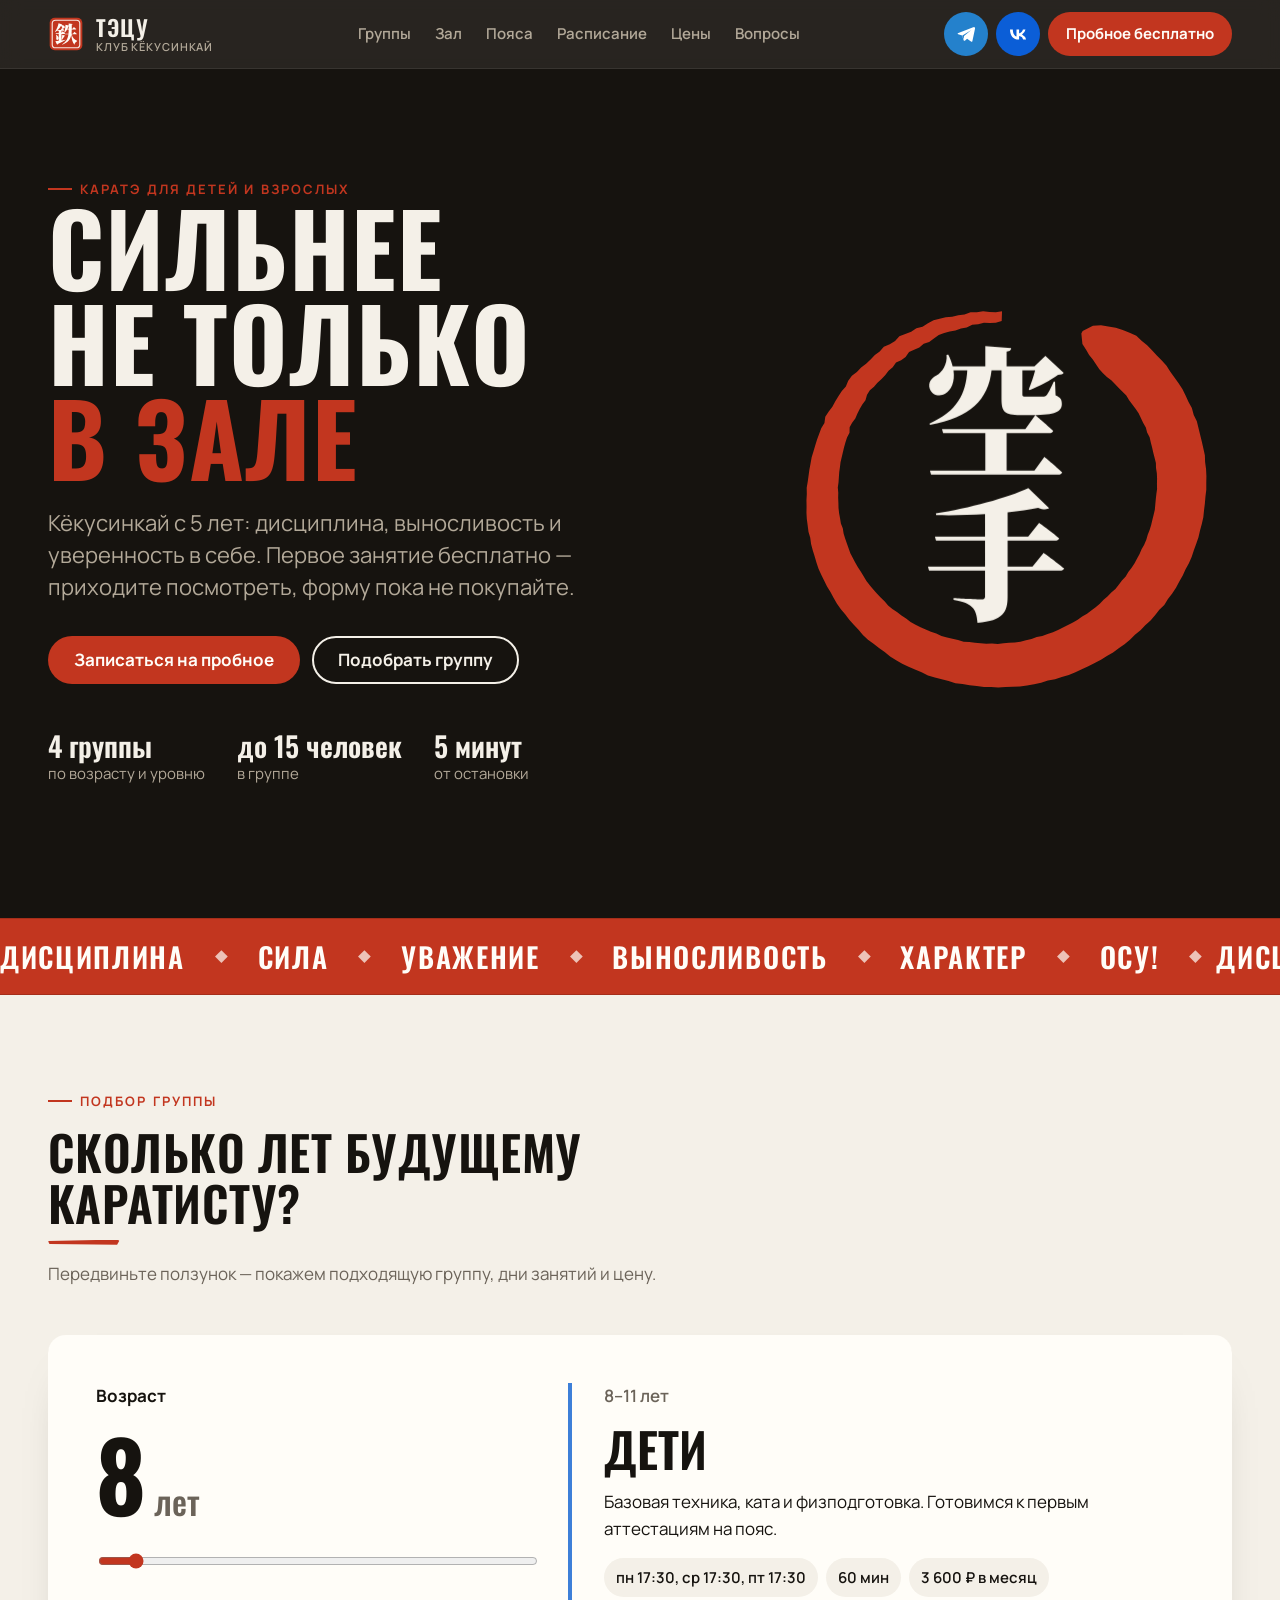
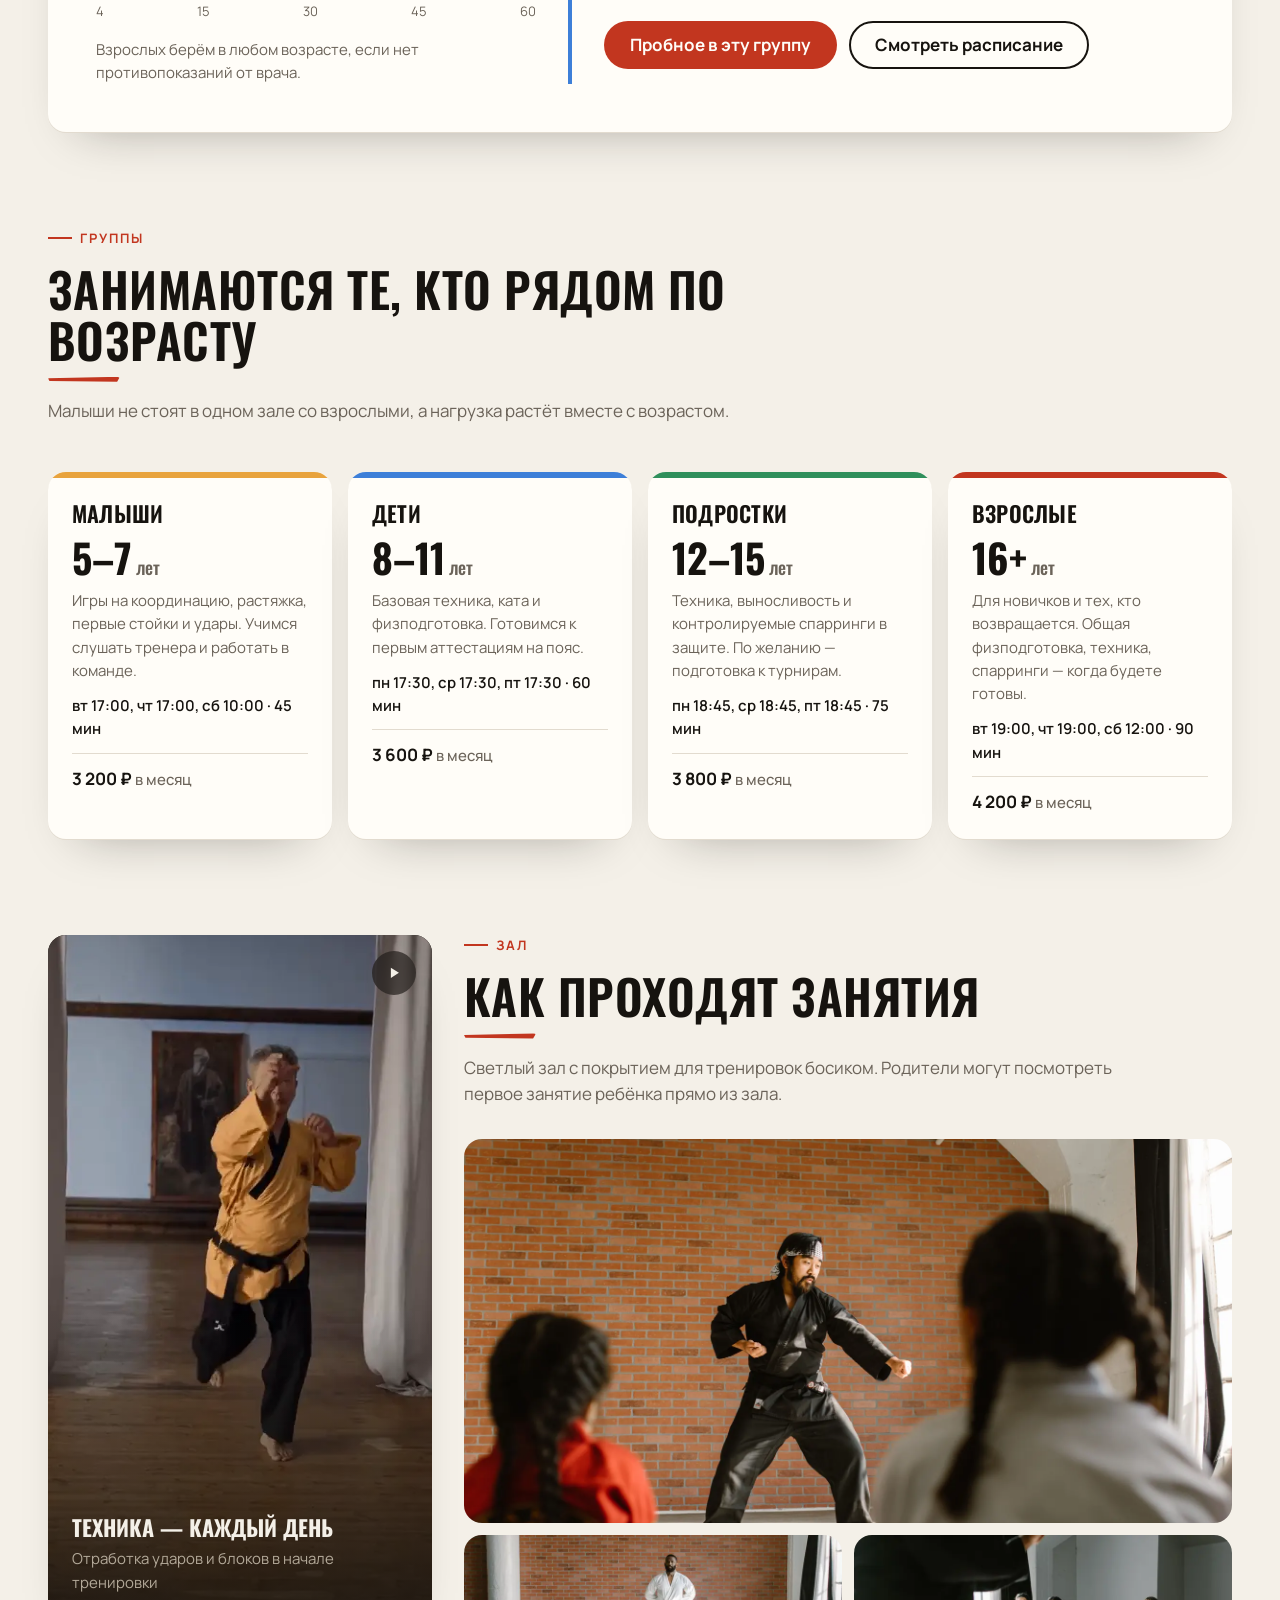
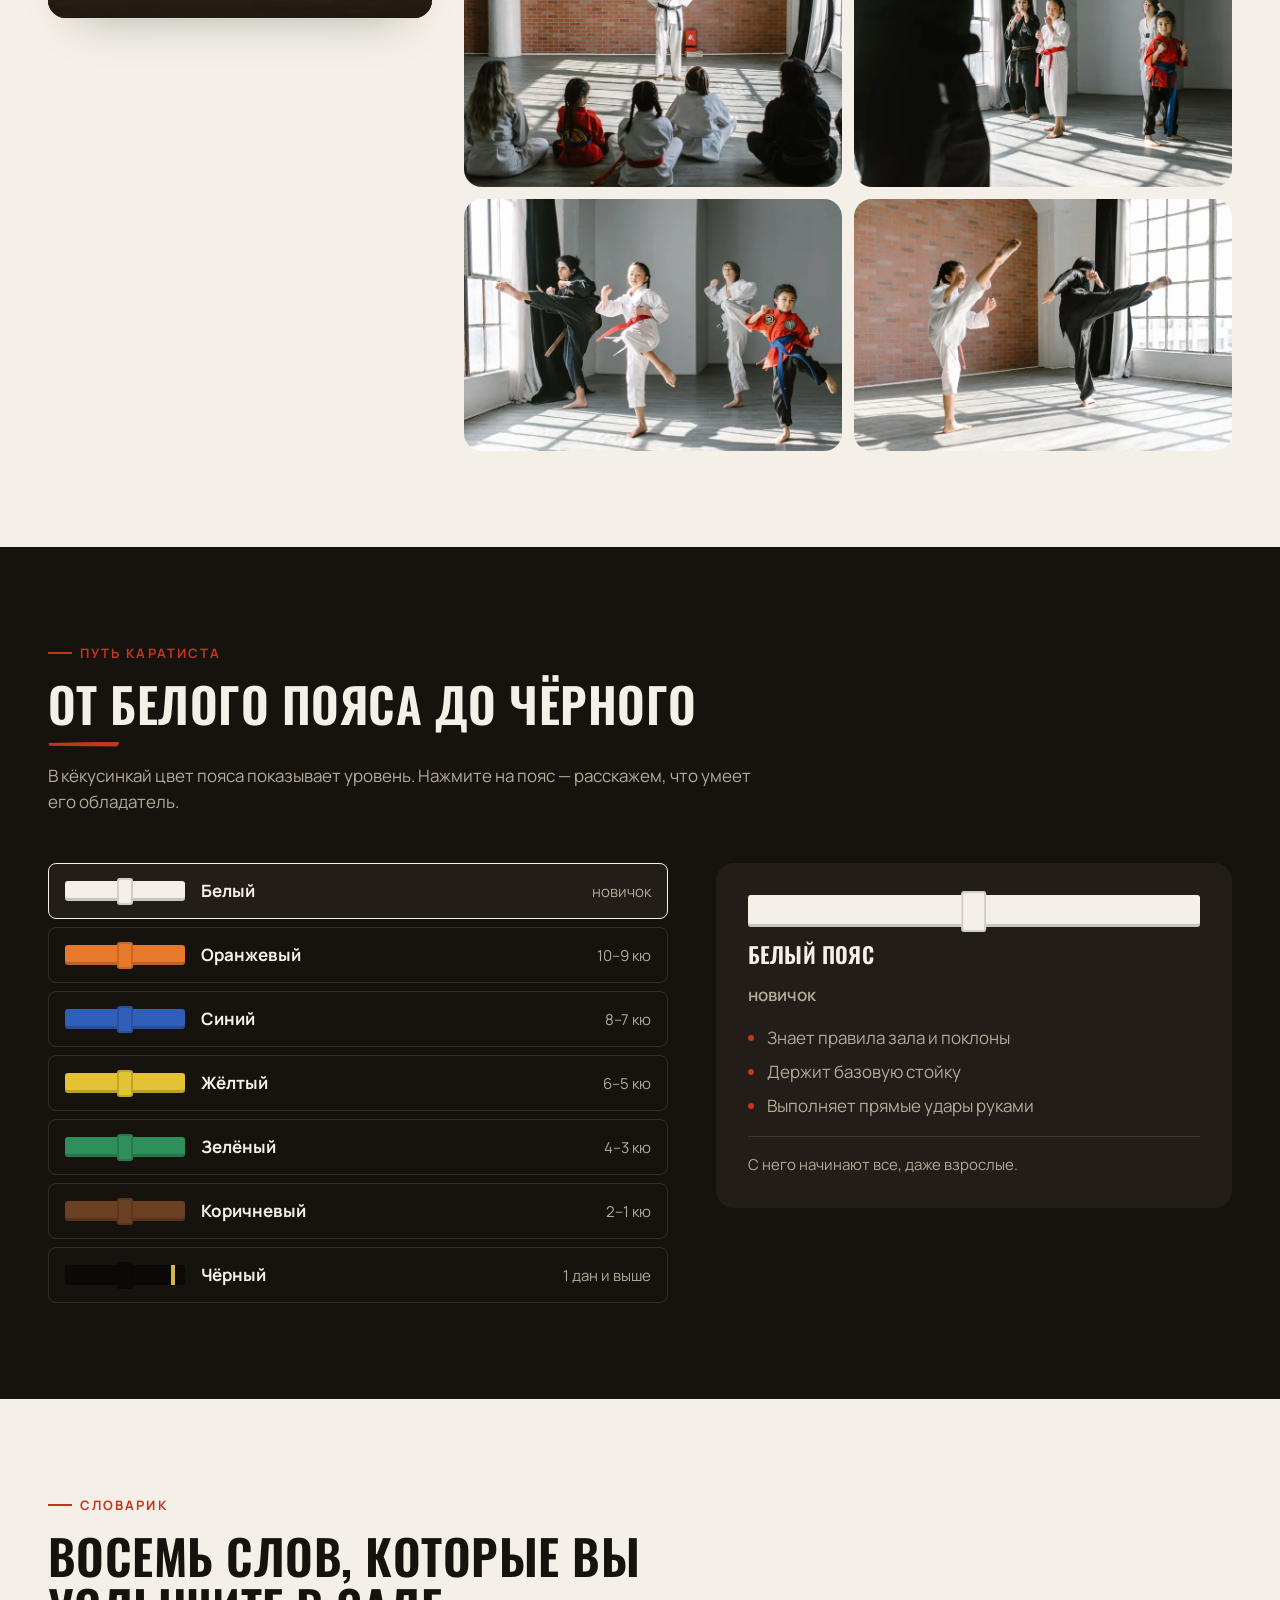
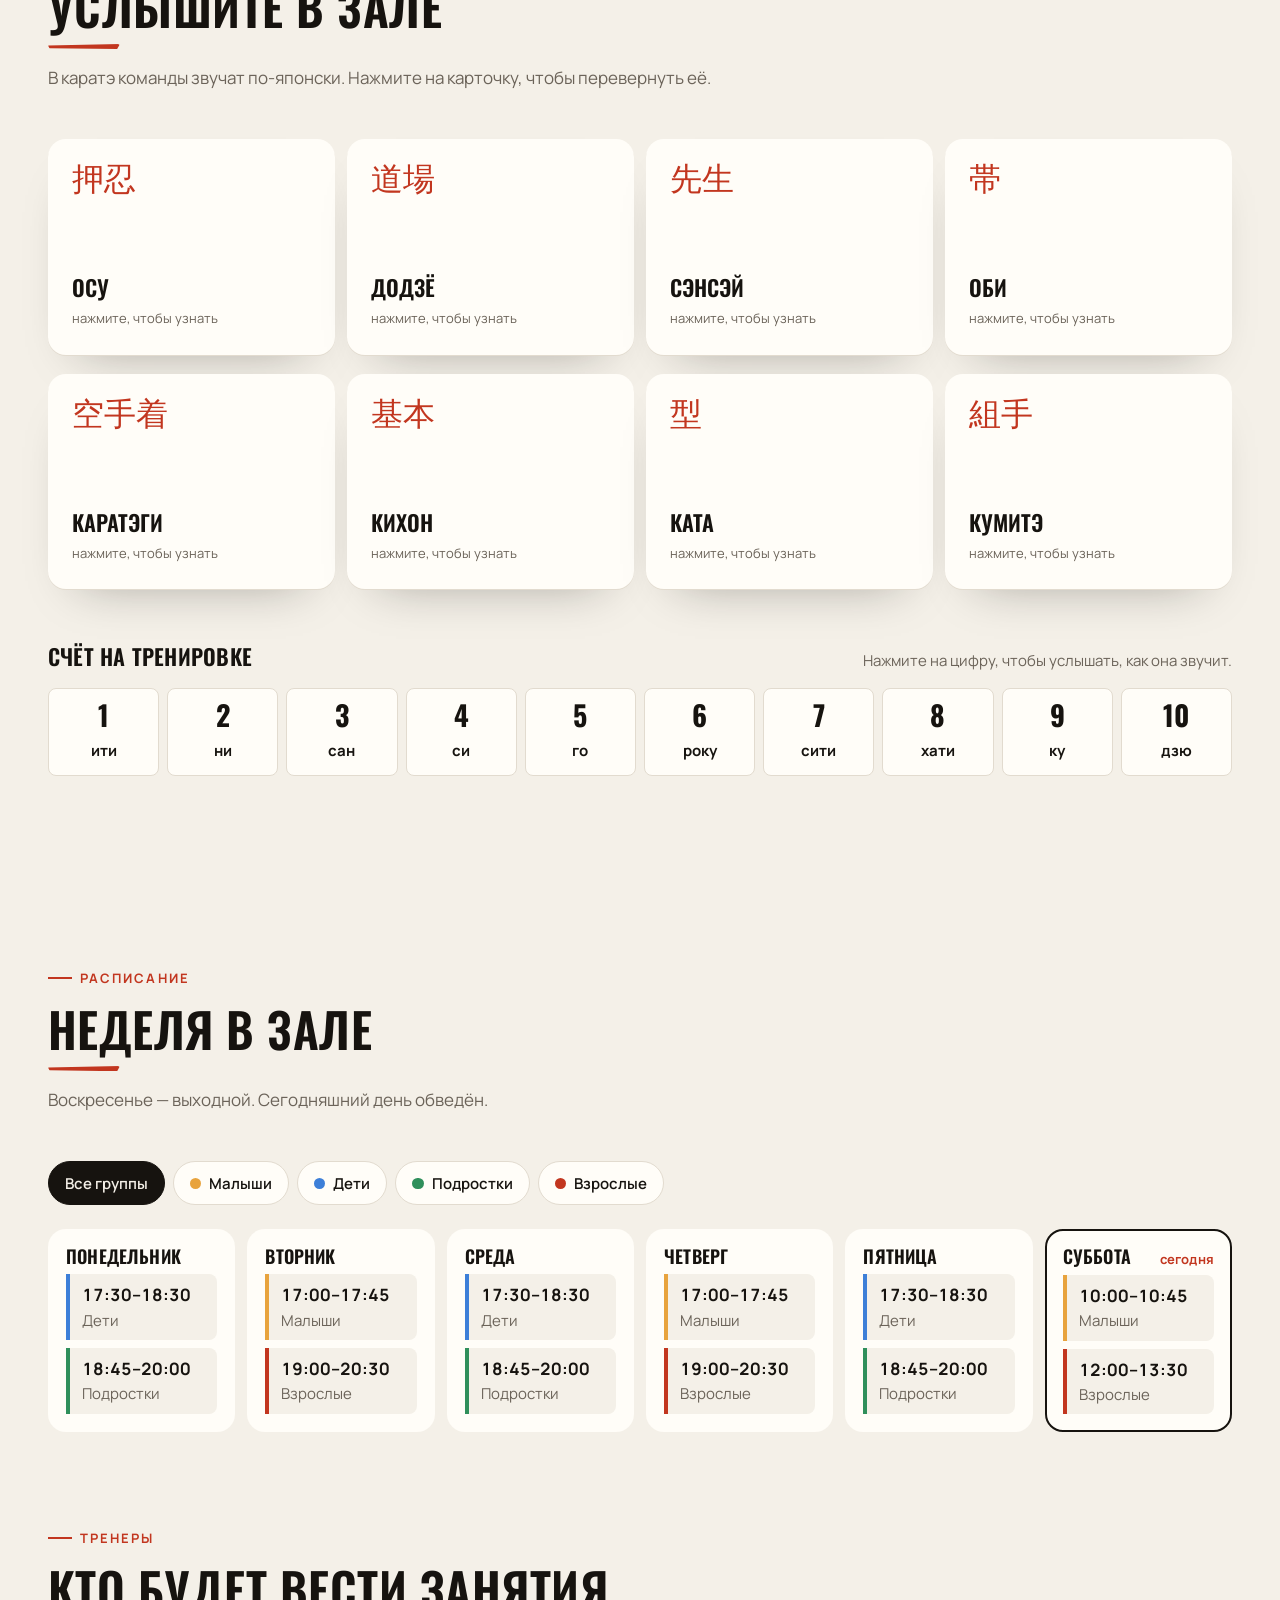
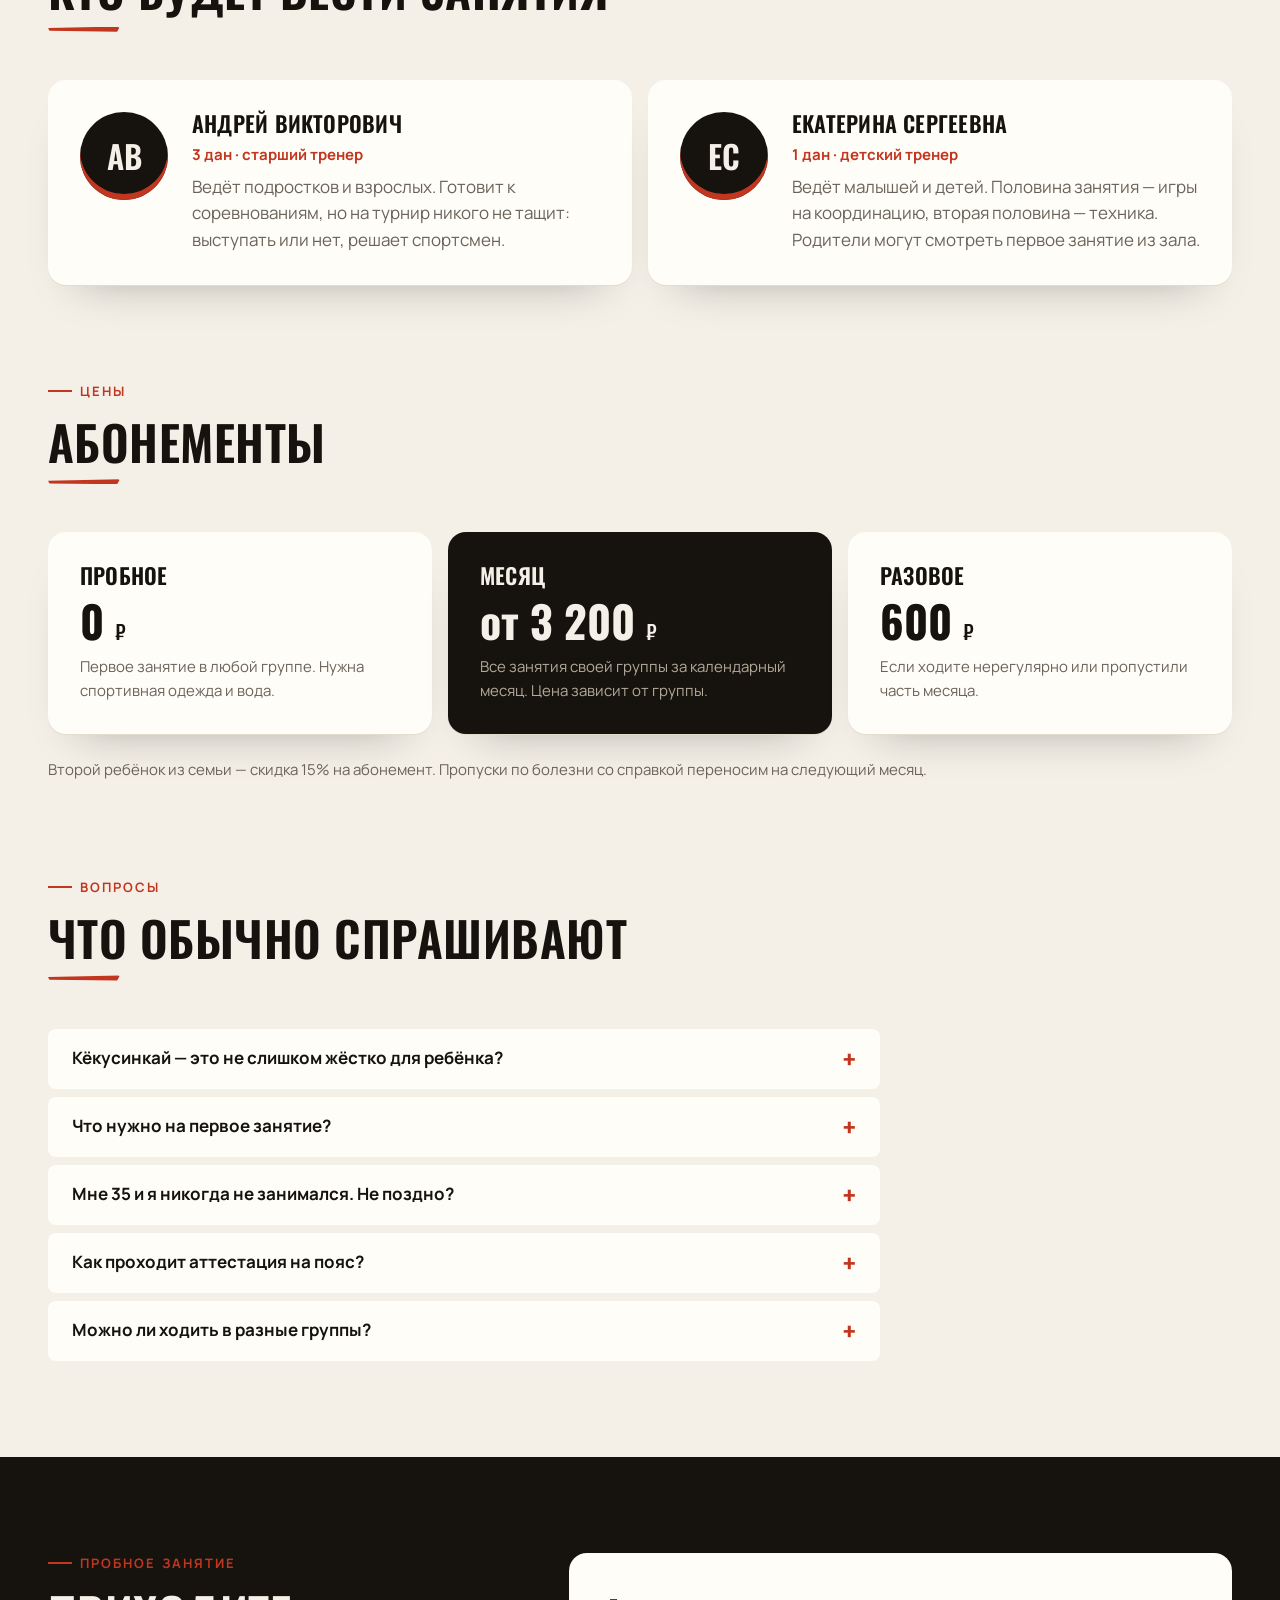
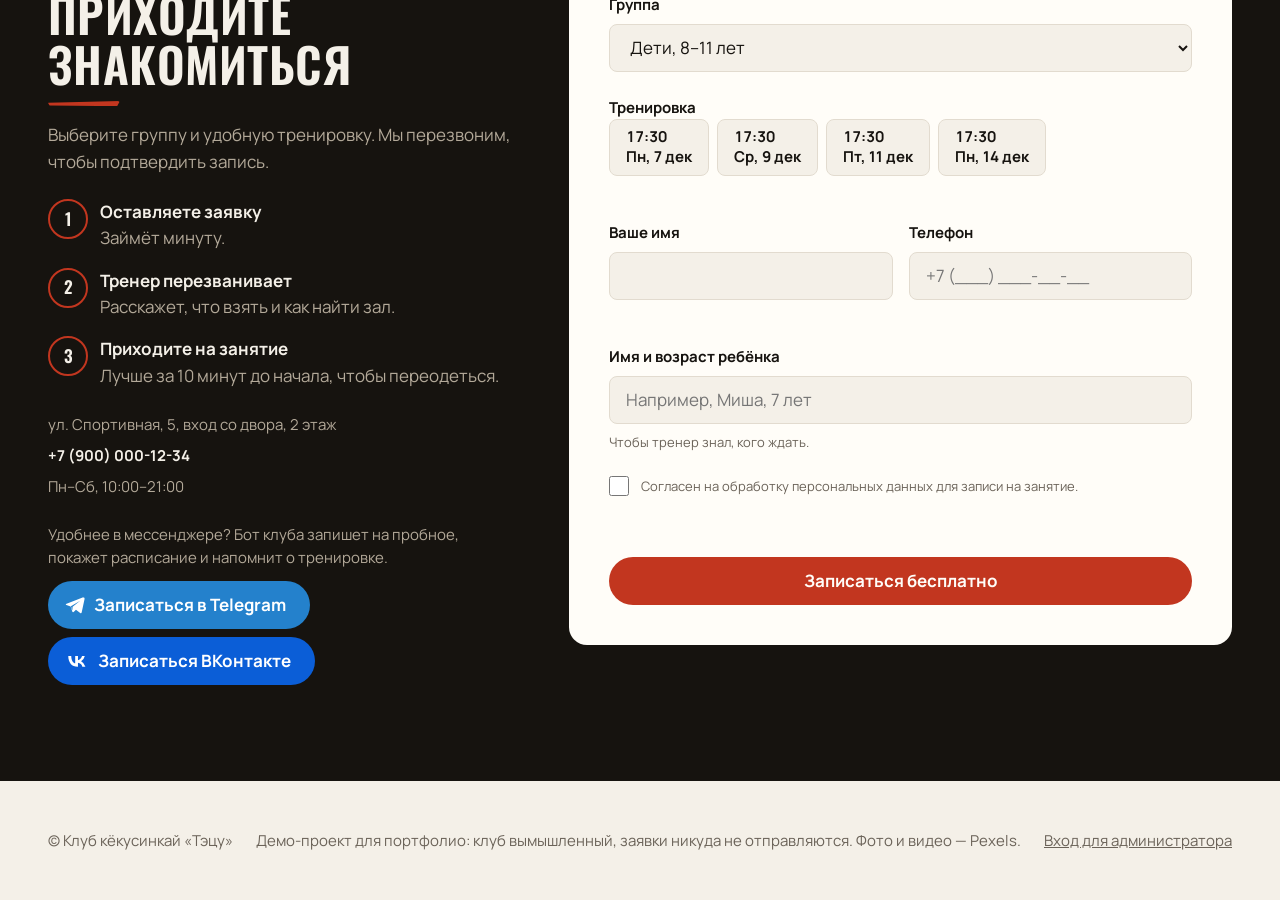
<file: index.html>
<!DOCTYPE html>
<html lang="ru">
<head>
  <meta charset="utf-8">
  <meta name="viewport" content="width=device-width, initial-scale=1">
  <meta name="description" content="Клуб кёкусинкай «Тэцу»: группы для детей с 5 лет, подростков и взрослых. Первое занятие бесплатно, расписание и запись онлайн.">
  <title>Клуб кёкусинкай «Тэцу»</title>
  <meta name="theme-color" content="#16130f">
  <meta property="og:type" content="website">
  <meta property="og:title" content="Клуб кёкусинкай «Тэцу»">
  <meta property="og:description" content="Каратэ для детей с 5 лет и взрослых. Подберите группу по возрасту и запишитесь на бесплатное пробное занятие.">
  <meta property="og:url" content="https://danekkuznec.github.io/tezy/">
  <meta property="og:image" content="https://danekkuznec.github.io/tezy/media/gym-1.webp">
  <meta property="og:locale" content="ru_RU">
  <link rel="icon" type="image/svg+xml" href="data:image/svg+xml,%3Csvg xmlns='http://www.w3.org/2000/svg' viewBox='0 0 64 64'%3E%3Crect x='3' y='3' width='58' height='58' rx='9' fill='%23c2361f'/%3E%3Crect x='7.5' y='7.5' width='49' height='49' rx='6' fill='none' stroke='%23fffdf8' stroke-width='2' opacity='.9'/%3E%3Cpath transform='translate%2812 12%29 scale%280.04%29' d='M334 538C328 608 318 691 310 743L325 750C362 709 400 652 430 599C451 599 464 591 468 578ZM71 535 59 538C70 595 76 671 65 736C139 829 260 668 71 535ZM27 825 106 973C118 970 128 961 134 947C301 868 409 809 479 764L477 754L300 784V499H429C436 499 442 498 446 495L451 513H608C584 701 516 844 326 962L335 976C605 878 701 736 736 538C751 732 786 878 875 978C882 911 925 858 990 818L992 803C881 758 789 684 752 513H957C972 513 982 508 985 497C943 458 872 401 872 401L810 485H744C751 426 754 363 755 295H932C946 295 957 290 960 279C919 241 850 185 850 185L789 267H756L758 79C781 75 792 66 795 50L619 34V124L477 90C475 212 453 341 420 433L433 440C480 403 519 354 550 295H620C619 363 617 426 611 485H454L456 483C419 442 351 379 351 379L300 457V350H401C415 350 425 345 428 334C390 295 324 238 324 238L266 322H133C194 265 245 198 280 134C309 173 331 215 340 244C431 313 555 139 295 103L296 102C324 101 335 92 338 79L170 24C151 130 88 302 10 402L19 409C53 389 85 365 115 339L118 350H179V471H41L49 499H179V803C114 814 61 821 27 825ZM620 151V267H564C581 232 595 194 607 153Z' fill='%23fffdf8'/%3E%3C/svg%3E">
  <script>document.documentElement.classList.add("js");</script>
  <link rel="preconnect" href="https://fonts.googleapis.com">
  <link rel="preconnect" href="https://fonts.gstatic.com" crossorigin>
  <link href="https://fonts.googleapis.com/css2?family=Oswald:wght@500;600;700&family=Manrope:wght@400;500;600;700&display=swap" rel="stylesheet">
  <link rel="stylesheet" href="css/style.css">
</head>
<body>
  <a class="skip" href="#main">К содержимому</a>

  <header class="header">
    <div class="container header__row">
      <a class="logo" href="#top" aria-label="Клуб «Тэцу», наверх">
        <svg class="logo__mark" viewBox="0 0 64 64" aria-hidden="true"><rect x="3" y="3" width="58" height="58" rx="9" fill="#c2361f"/><rect x="7.5" y="7.5" width="49" height="49" rx="6" fill="none" stroke="#fffdf8" stroke-width="2" opacity=".9"/><path transform="translate(12 12) scale(0.04)" d="M334 538C328 608 318 691 310 743L325 750C362 709 400 652 430 599C451 599 464 591 468 578ZM71 535 59 538C70 595 76 671 65 736C139 829 260 668 71 535ZM27 825 106 973C118 970 128 961 134 947C301 868 409 809 479 764L477 754L300 784V499H429C436 499 442 498 446 495L451 513H608C584 701 516 844 326 962L335 976C605 878 701 736 736 538C751 732 786 878 875 978C882 911 925 858 990 818L992 803C881 758 789 684 752 513H957C972 513 982 508 985 497C943 458 872 401 872 401L810 485H744C751 426 754 363 755 295H932C946 295 957 290 960 279C919 241 850 185 850 185L789 267H756L758 79C781 75 792 66 795 50L619 34V124L477 90C475 212 453 341 420 433L433 440C480 403 519 354 550 295H620C619 363 617 426 611 485H454L456 483C419 442 351 379 351 379L300 457V350H401C415 350 425 345 428 334C390 295 324 238 324 238L266 322H133C194 265 245 198 280 134C309 173 331 215 340 244C431 313 555 139 295 103L296 102C324 101 335 92 338 79L170 24C151 130 88 302 10 402L19 409C53 389 85 365 115 339L118 350H179V471H41L49 499H179V803C114 814 61 821 27 825ZM620 151V267H564C581 232 595 194 607 153Z" fill="#fffdf8"/></svg>
        <span class="logo__name">Тэцу<small>клуб кёкусинкай</small></span>
      </a>
      <nav class="nav" aria-label="Разделы">
        <a href="#groups">Группы</a>
        <a href="#gym">Зал</a>
        <a href="#belts">Пояса</a>
        <a href="#schedule">Расписание</a>
        <a href="#prices">Цены</a>
        <a href="#faq">Вопросы</a>
      </nav>
      <div class="header__actions">
        <a class="msgr__btn msgr__btn--tg msgr__btn--icon" href="#trial" data-messenger="tg" aria-label="Написать в Telegram"><svg viewBox="0 0 24 24" fill="currentColor" aria-hidden="true"><path d="M21.4 3.6 2.9 10.8c-1.2.5-1.2 1.2-.2 1.5l4.7 1.5 1.8 5.6c.2.6.4.8.9.8.4 0 .6-.2.9-.4l2.3-2.2 4.7 3.5c.9.5 1.5.2 1.7-.8l3.1-14.6c.3-1.3-.5-1.9-1.4-1.6zM9.6 14.3l-.4 4 -1.5-4.6L18 7.4z"/></svg></a>
        <a class="msgr__btn msgr__btn--vk msgr__btn--icon" href="#trial" data-messenger="vk" aria-label="Написать в ВКонтакте"><svg viewBox="0 0 24 24" fill="currentColor" aria-hidden="true"><path d="M12.8 17.5c-5.5 0-8.7-3.8-8.8-10.1h2.8c.1 4.6 2.1 6.6 3.7 7V7.4h2.6v4c1.6-.2 3.3-2 3.8-4h2.6a7.7 7.7 0 0 1-3.5 5 8 8 0 0 1 4.1 5.1h-2.9a5 5 0 0 0-4.1-3.6v3.6z"/></svg></a>
        <a class="btn btn--red" href="#trial"><span>Пробное<span class="hide-sm"> бесплатно</span></span></a>
      </div>
    </div>
  </header>

  <main id="main">
    <section class="hero" id="top">
      <div class="container hero__grid">
        <div class="hero__copy">
          <p class="eyebrow" style="--i: 0">Каратэ для детей и взрослых</p>
          <h1 class="hero__title" style="--i: 1">Сильнее<br>не только <em>в&nbsp;зале</em></h1>
          <p class="hero__lead" style="--i: 2">Кёкусинкай с 5 лет: дисциплина, выносливость и уверенность в себе. Первое занятие бесплатно — приходите посмотреть, форму пока не покупайте.</p>
          <div class="hero__actions" style="--i: 3">
            <a class="btn btn--red" href="#trial">Записаться на пробное</a>
            <a class="btn btn--ghost" href="#picker">Подобрать группу</a>
          </div>
          <ul class="hero__facts" style="--i: 4">
            <li><strong>4 группы</strong><span>по возрасту и уровню</span></li>
            <li><strong>до 15 человек</strong><span>в группе</span></li>
            <li><strong>5 минут</strong><span>от остановки</span></li>
          </ul>
        </div>
        <div class="enso" aria-hidden="true">
          <svg viewBox="0 0 400 400">
            <defs>
              <mask id="brush" maskUnits="userSpaceOnUse" x="0" y="0" width="400" height="400">
                <path class="enso__reveal" pathLength="1" d="M273 69.4L287.2 76.5L300.6 85.1L312.9 95.2L323.9 106.6L333.5 119L341.5 132.5L348 146.7L352.8 161.5L355.8 176.7L357.2 192L356.9 207.4L354.9 222.6L351.3 237.6L346.3 252.1L339.8 266L331.9 279.3L322.7 291.8L312.3 303.4L300.7 314.1L288 323.6L274.4 331.9L260 338.8L244.8 344.3L229 348.3L212.9 350.6L196.5 351.2L180.2 350.1L164.2 347.2L148.6 342.6L133.6 336.4L119.6 328.7L106.6 319.5L94.9 309L84.5 297.5L75.6 285L68.2 271.8L62.3 258.1L57.9 244L55 229.6L53.6 215.2L53.6 200.8L55 186.6L57.7 172.6L61.7 158.9L66.9 145.7L73.4 132.9L81.1 120.7L89.9 109.3L99.9 98.6L111 88.9L123.1 80.2L136.1 72.7L150 66.5L164.5 61.7L179.5 58.5L194.9 56.8" fill="none" stroke="#fff" stroke-width="70" stroke-linecap="round"/>
              </mask>
            </defs>
            <g class="enso__ring"><path d="M273.5 68.4L282.2 64.1L289 63.6L295.2 64.7L301.5 65.8L307.4 67.7L313.2 70L318.9 72.5L323.3 76.6L328 80.4L332.1 84.8L336.2 89.1L340.4 93.4L344.4 97.9L347.6 102.9L351.1 107.8L354.6 112.6L357.9 117.6L360.5 123L363 128.4L365.8 133.6L367.4 139.4L370 144.7L371.4 150.5L372.8 156.2L374.2 161.9L375.5 167.6L376.8 173.4L377 179.2L377.8 185L378.1 190.9L378 196.7L378 202.6L377.3 208.4L376.8 214.2L376.1 220L375.5 225.8L374.2 231.5L372.7 237.1L371.4 242.8L369.5 248.3L367.5 253.8L365.7 259.3L363.3 264.7L360.5 269.8L358.1 275.1L355.2 280.2L352.4 285.4L349.2 290.2L345.6 294.9L342.5 299.9L338.3 304.1L334.7 308.7L330.9 313.2L326.4 317.2L322.4 321.4L317.7 325.2L313.5 329.3L308.9 333.1L304 336.5L299.2 340.1L294 343L289 346.3L283.7 349.1L278.3 351.8L272.8 354.3L267.4 356.9L261.8 359.1L255.9 360.8L250.2 362.7L244.2 363.9L238.4 365.7L232.5 366.9L226.5 368.1L220.5 368.8L214.4 369L208.3 369.4L202.2 369.8L196.1 369.2L190.1 369.2L184 368.5L178 367.8L172 366.8L166 366.2L160.2 364.3L154.4 362.8L148.6 361.2L142.8 359.5L137.4 356.8L131.8 354.6L126.4 352.1L121 349.6L115.9 346.6L110.8 343.5L106.2 339.8L101.4 336.4L96.8 332.8L92.1 329.3L87.8 325.4L84.1 320.9L80.1 316.7L76.3 312.4L72.8 307.9L69.2 303.5L65.9 298.9L63.1 294L60.4 289.1L57.5 284.3L55 279.4L52.6 274.4L50.3 269.4L48.6 264.2L47 258.9L45.4 253.7L44 248.5L43.3 243.1L41.8 238L41.1 232.6L40.4 227.3L40.1 222L40.2 216.7L40.1 211.4L40.4 206.1L40.3 200.9L41.2 195.7L41.9 190.5L42.6 185.4L43.6 180.3L44.5 175.2L46 170.2L47.5 165.3L49 160.4L50.8 155.5L52.6 150.7L55.3 146.2L56 141L58.8 136.6L62 132.4L64.5 127.9L67.1 123.5L70 119.2L73.4 115.3L75.4 110.5L78.5 106.3L82.7 103L86.3 99.3L90.5 96.1L94.3 92.6L97.9 88.8L102 85.7L105.5 81.7L110.5 79.7L115 77L118.6 72.8L123.6 70.9L128.6 69.1L133 66.1L138.2 64.9L142.8 62L147.5 59.4L152.6 58L157.8 56.8L163.2 56.4L168.4 55.1L173.7 54.5L178.8 52.7L184.1 52.6L189.4 51.8L194.8 52.4L200.1 52.6L205.4 51.7L205.1 60.1L200.1 61.5L195.1 61.7L190.1 61.5L185.2 62.7L180.2 63.2L175.5 65.5L170.7 66.4L166 68L161.2 68.8L156.5 70.2L151.9 71.9L147.8 74.7L143.8 77.8L139.2 79.2L135.5 82.3L131.1 84.2L126.8 86.2L123.9 90.5L120.1 93.1L115.8 95.1L113 99.1L109.5 102.1L106.6 105.8L103.6 109.1L100.1 112.1L97.2 115.6L93.7 118.6L91.3 122.4L90 127L87.3 130.5L85.1 134.4L83.1 138.3L81.4 142.4L78.7 146L76.6 149.8L76.5 154.5L74.4 158.4L73.1 162.5L71.9 166.6L70.9 170.9L69.9 175.1L68.9 179.3L68.4 183.6L67.8 187.8L67.5 192.1L67.2 196.4L66.6 200.8L67 205.1L66.9 209.4L67.1 213.7L67.2 218.1L67.7 222.4L68.5 226.7L69.2 231.1L70.8 235.2L71.5 239.6L72.8 243.8L74.2 247.9L75.7 252.1L77.2 256.3L79.3 260.3L81.4 264.2L83.6 268.2L86.1 271.9L88.4 275.8L90.8 279.7L93.6 283.3L96.6 286.8L99.6 290.2L102.8 293.6L106.1 296.8L109.1 300.4L112.7 303.4L116.6 306L120.4 308.9L124.3 311.4L128.1 314.3L132.3 316.7L136.5 318.9L140.9 320.8L145.3 322.6L149.8 324.1L154.2 326.3L158.9 327.4L163.5 328.6L168.2 329.6L172.9 331L177.7 331.2L182.5 331.8L187.3 332.3L192.1 332.7L196.9 332.5L201.8 332.9L206.6 332.4L211.3 331.9L216.2 331.7L220.9 331L225.6 329.8L230.3 328.8L234.7 327.1L239.4 326.1L243.9 324.5L248.4 323.1L252.7 321.2L256.9 319L261.1 317L265.3 314.8L269.3 312.5L273.1 309.8L277.2 307.5L280.8 304.7L284.5 302L288 299L291.2 295.6L294.7 292.7L297.7 289.4L301.2 286.4L304 282.8L306.7 279.2L309.9 276L312.1 272.1L314.9 268.6L317.4 264.8L319.4 260.9L321.6 257L323.3 252.9L325.5 249L327.3 244.9L328.5 240.7L330.1 236.6L331.4 232.4L332.4 228.1L333.5 223.8L334.5 219.5L334.9 215.1L335.3 210.7L335.8 206.3L336.4 202L336.3 197.5L336.4 193.1L336.2 188.7L335.5 184.3L335.4 179.9L334.3 175.6L333.2 171.3L332.2 166.9L331.1 162.6L330.1 158.3L328 154.3L326.9 149.9L324.6 146L322.7 141.9L320.8 137.9L318.2 134.1L315.5 130.5L312.8 126.9L310.4 123L307.2 119.7L304 116.6L300.8 113.3L297.7 110L294 107.3L290.7 104.1L287.6 100.7L284.9 96.7L282.1 92.6L279 88.8L276.3 84.1L273.3 79.5L272.4 70.5Z" fill="#c2361f" mask="url(#brush)"/></g>
            <g class="enso__kanji">
              <path transform="translate(140 78) scale(0.12)" d="M122 611 130 639H427V904H37L45 932H940C954 932 965 927 968 916C922 872 843 807 843 807L773 904H577V639H876C891 639 902 634 905 623C859 579 779 512 779 512L709 611ZM154 88C161 154 122 211 84 233C48 251 22 284 36 327C52 372 104 387 145 362C186 338 215 280 203 198H300C291 363 228 488 34 572L37 582C322 531 448 403 471 198H541V398C541 488 562 512 673 512H761C920 512 966 488 966 433C966 406 958 389 922 374L918 276H909C887 325 870 358 859 371C851 380 844 382 831 383C819 383 799 383 780 383H713C691 383 688 379 688 367V198H778C767 240 749 294 733 331L739 336C804 312 889 267 939 230C961 229 971 226 979 216L850 95L773 170H577V66C602 62 608 53 609 41L427 27V170H197C191 144 181 117 166 87Z"/>
              <path transform="translate(140 198) scale(0.12)" d="M730 26C588 93 307 169 79 204L81 217C191 220 310 217 425 210V368H72L80 396H425V580H23L31 608H425V790C425 802 418 810 402 810C368 810 203 801 203 801V813C280 825 308 842 333 864C359 887 368 924 372 975C554 964 584 895 584 795V608H952C967 608 979 603 982 592C927 547 838 482 838 482L759 580H584V396H917C932 396 944 391 947 380C894 336 806 272 806 272L729 368H584V197C664 189 737 178 799 166C838 181 864 178 876 168Z"/>
            </g>
            <g class="enso__brush" id="enso-brush">
              <g class="enso__brush-body" transform="scale(1.45)">
                <path d="M-4.6 -48 L4.6 -48 L4 -150 Q0 -156 -4 -150 Z" fill="#c9a46a"/>
                <path d="M-4.6 -48 L-1.6 -48 L-1.4 -150 Q-3 -153 -4 -150 Z" fill="#a8844c"/>
                <path d="M-4.4 -86 L4.4 -86 M-4.2 -120 L4.2 -120" stroke="#8a6a3a" stroke-width="2.2"/>
                <rect x="-7" y="-50" width="14" height="13" rx="2" fill="#1d1612"/>
                <rect x="-7" y="-46" width="14" height="2.2" fill="#c9a46a" opacity=".55"/>
                <path d="M0 0 C -3.5 -6 -8.5 -18 -7.5 -37 L 7.5 -37 C 8.5 -18 3.5 -6 0 0 Z" fill="#efe6d6"/>
                <path d="M0 0 C -2.8 -5 -6.6 -12 -6.6 -19 L 6.6 -19 C 6.6 -12 2.8 -5 0 0 Z" fill="#c2361f"/>
              </g>
            </g>
          </svg>
        </div>
        </div>
      </div>
    </section>

    <div class="ribbon" aria-hidden="true">
      <div class="ribbon__track">
        <ul class="ribbon__set"><li>Дисциплина</li><li>Сила</li><li>Уважение</li><li>Выносливость</li><li>Характер</li><li>Осу!</li></ul>
        <ul class="ribbon__set"><li>Дисциплина</li><li>Сила</li><li>Уважение</li><li>Выносливость</li><li>Характер</li><li>Осу!</li></ul>
      </div>
    </div>

    <section class="section" id="picker">
      <div class="container">
        <div class="section__head" data-reveal>
          <p class="eyebrow">Подбор группы</p>
          <h2>Сколько лет будущему каратисту?</h2>
          <p class="section__lead">Передвиньте ползунок — покажем подходящую группу, дни занятий и цену.</p>
        </div>

        <div class="picker" data-reveal>
          <div class="picker__age">
            <label class="picker__label" for="age">Возраст</label>
            <output class="picker__value" id="age-out" for="age">8<small>лет</small></output>
            <input class="range" type="range" id="age" min="4" max="60" value="8" step="1" aria-describedby="age-note">
            <div class="range-scale" aria-hidden="true"><span>4</span><span>15</span><span>30</span><span>45</span><span>60</span></div>
            <p class="picker__note" id="age-note">Взрослых берём в любом возрасте, если нет противопоказаний от врача.</p>
          </div>
          <div class="match" id="match" aria-live="polite"></div>
        </div>
      </div>
    </section>

    <section class="section section--flush" id="groups">
      <div class="container">
        <div class="section__head" data-reveal>
          <p class="eyebrow">Группы</p>
          <h2>Занимаются те, кто рядом по возрасту</h2>
          <p class="section__lead">Малыши не стоят в одном зале со взрослыми, а нагрузка растёт вместе с возрастом.</p>
        </div>
        <ul class="groups" id="groups-list"></ul>
      </div>
    </section>

    <section class="section section--flush" id="gym">
      <div class="container gym">
        <div class="clip" data-reveal>
          <video id="clip" src="media/training.mp4" poster="media/training-poster.webp" muted loop playsinline preload="metadata" aria-label="Фрагмент тренировки: отработка техники"></video>
          <div class="clip__shade"></div>
          <button class="clip__toggle" type="button" id="clip-toggle" aria-label="Поставить видео на паузу">
            <svg viewBox="0 0 24 24" fill="currentColor" aria-hidden="true"><path id="clip-icon" d="M7 5h4v14H7zM13 5h4v14h-4z"/></svg>
          </button>
          <p class="clip__caption"><strong>Техника — каждый день</strong><span>Отработка ударов и блоков в начале тренировки</span></p>
        </div>
        <div class="gym__side">
          <div class="section__head section__head--flush" data-reveal>
            <p class="eyebrow">Зал</p>
            <h2>Как проходят занятия</h2>
            <p class="section__lead">Светлый зал с покрытием для тренировок босиком. Родители могут посмотреть первое занятие ребёнка прямо из зала.</p>
          </div>
          <ul class="gallery" id="gallery" data-reveal></ul>
        </div>
      </div>
    </section>

    <section class="section belts-section" id="belts">
      <div class="container">
        <div class="section__head" data-reveal>
          <p class="eyebrow">Путь каратиста</p>
          <h2>От белого пояса до чёрного</h2>
          <p class="section__lead">В кёкусинкай цвет пояса показывает уровень. Нажмите на пояс — расскажем, что умеет его обладатель.</p>
        </div>
        <div class="belts">
          <ul class="belt-list" id="belt-list" data-reveal></ul>
          <div class="belt-card" id="belt-card" aria-live="polite" data-reveal style="--i: 2"></div>
        </div>
      </div>
    </section>

    <section class="section" id="dictionary">
      <div class="container">
        <div class="section__head" data-reveal>
          <p class="eyebrow">Словарик</p>
          <h2>Восемь слов, которые вы услышите в зале</h2>
          <p class="section__lead">В каратэ команды звучат по-японски. Нажмите на карточку, чтобы перевернуть её.</p>
        </div>
        <ul class="dict" id="dict"></ul>

        <div class="count" data-reveal>
          <div class="count__head">
            <h3>Счёт на тренировке</h3>
            <p class="count__note" id="count-note">Нажмите на цифру, чтобы услышать, как она звучит.</p>
          </div>
          <ul class="count__row" id="count"></ul>
        </div>
      </div>
    </section>

    <section class="section" id="schedule">
      <div class="container">
        <div class="section__head" data-reveal>
          <p class="eyebrow">Расписание</p>
          <h2>Неделя в зале</h2>
          <p class="section__lead">Воскресенье — выходной. Сегодняшний день обведён.</p>
        </div>
        <div class="filters" data-reveal id="filters" role="group" aria-label="Показать группы"></div>
        <div class="week" id="week" data-reveal></div>
      </div>
    </section>

    <section class="section section--flush">
      <div class="container">
        <div class="section__head" data-reveal>
          <p class="eyebrow">Тренеры</p>
          <h2>Кто будет вести занятия</h2>
        </div>
        <div class="coaches" id="coaches">
          <article class="coach" data-reveal>
            <div class="coach__avatar" aria-hidden="true">АВ</div>
            <div class="coach__body">
              <h3>Андрей Викторович</h3>
              <p class="coach__rank">3 дан · старший тренер</p>
              <p class="coach__text">Ведёт подростков и взрослых. Готовит к соревнованиям, но на турнир никого не тащит: выступать или нет, решает спортсмен.</p>
            </div>
          </article>
          <article class="coach" data-reveal>
            <div class="coach__avatar" aria-hidden="true">ЕС</div>
            <div class="coach__body">
              <h3>Екатерина Сергеевна</h3>
              <p class="coach__rank">1 дан · детский тренер</p>
              <p class="coach__text">Ведёт малышей и детей. Половина занятия — игры на координацию, вторая половина — техника. Родители могут смотреть первое занятие из зала.</p>
            </div>
          </article>
        </div>
      </div>
    </section>

    <section class="section section--flush" id="prices">
      <div class="container">
        <div class="section__head" data-reveal>
          <p class="eyebrow">Цены</p>
          <h2>Абонементы</h2>
        </div>
        <ul class="prices" id="prices-list">
          <li class="price" data-reveal>
            <h3>Пробное</h3>
            <p class="price__sum">0 <span>₽</span></p>
            <p class="price__note">Первое занятие в любой группе. Нужна спортивная одежда и вода.</p>
          </li>
          <li class="price price--main" data-reveal>
            <h3>Месяц</h3>
            <p class="price__sum" id="month-price">от 3 200 <span>₽</span></p>
            <p class="price__note">Все занятия своей группы за календарный месяц. Цена зависит от группы.</p>
          </li>
          <li class="price" data-reveal>
            <h3>Разовое</h3>
            <p class="price__sum" id="single-price">600 <span>₽</span></p>
            <p class="price__note">Если ходите нерегулярно или пропустили часть месяца.</p>
          </li>
        </ul>
        <p class="prices-foot">Второй ребёнок из семьи — скидка <span id="discount">15</span>% на абонемент. Пропуски по болезни со справкой переносим на следующий месяц.</p>
      </div>
    </section>

    <section class="section section--flush" id="faq">
      <div class="container">
        <div class="section__head" data-reveal>
          <p class="eyebrow">Вопросы</p>
          <h2>Что обычно спрашивают</h2>
        </div>
        <div class="faq" data-reveal>
          <details>
            <summary>Кёкусинкай — это не слишком жёстко для ребёнка?</summary>
            <p>В детских группах нет полноконтактных спаррингов. Удары отрабатывают на лапах и макиварах, а работа в паре идёт в защите и под контролем тренера.</p>
          </details>
          <details>
            <summary>Что нужно на первое занятие?</summary>
            <p>Футболка, спортивные штаны и бутылка воды. Занимаемся босиком. Кимоно покупать не нужно, пока не решите остаться.</p>
          </details>
          <details>
            <summary>Мне 35 и я никогда не занимался. Не поздно?</summary>
            <p>Нет. Во взрослой группе есть новички любого возраста. Нагрузку подбираем по самочувствию, первые месяцы — без спаррингов.</p>
          </details>
          <details>
            <summary>Как проходит аттестация на пояс?</summary>
            <p>Два раза в год, зимой и летом. Тренер допускает к экзамену тех, кто готов: сдают технику, физподготовку и, начиная с синего пояса, спарринги.</p>
          </details>
          <details>
            <summary>Можно ли ходить в разные группы?</summary>
            <p>Взрослым — да, по разовым занятиям. Детей переводим в следующую группу по возрасту и подготовке, обычно с нового учебного года.</p>
          </details>
        </div>
      </div>
    </section>

    <section class="section trial-section" id="trial">
      <div class="container trial">
        <div class="trial__info">
          <div class="section__head section__head--flush" data-reveal>
            <p class="eyebrow">Пробное занятие</p>
            <h2>Приходите знакомиться</h2>
            <p class="section__lead">Выберите группу и удобную тренировку. Мы перезвоним, чтобы подтвердить запись.</p>
          </div>
          <ol class="trial__steps" data-reveal>
            <li><div><strong>Оставляете заявку</strong>Займёт минуту.</div></li>
            <li><div><strong>Тренер перезванивает</strong>Расскажет, что взять и как найти зал.</div></li>
            <li><div><strong>Приходите на занятие</strong>Лучше за 10 минут до начала, чтобы переодеться.</div></li>
          </ol>
          <div class="contacts">
            <p id="club-address">ул. Спортивная, 5, вход со двора, 2 этаж</p>
            <p><a id="club-phone" href="tel:+79000001234">+7 (900) 000-12-34</a></p>
            <p id="club-hours">Пн–Сб, 10:00–21:00</p>
          </div>
          <div class="trial__msgr">
            <p class="contacts">Удобнее в мессенджере? Бот клуба запишет на пробное, покажет расписание и напомнит о тренировке.</p>
            <div class="msgr">
              <a class="msgr__btn msgr__btn--tg" href="#trial" data-messenger="tg"><svg viewBox="0 0 24 24" fill="currentColor" aria-hidden="true"><path d="M21.4 3.6 2.9 10.8c-1.2.5-1.2 1.2-.2 1.5l4.7 1.5 1.8 5.6c.2.6.4.8.9.8.4 0 .6-.2.9-.4l2.3-2.2 4.7 3.5c.9.5 1.5.2 1.7-.8l3.1-14.6c.3-1.3-.5-1.9-1.4-1.6zM9.6 14.3l-.4 4 -1.5-4.6L18 7.4z"/></svg><span class="msgr__text">Записаться в Telegram</span></a>
              <a class="msgr__btn msgr__btn--vk" href="#trial" data-messenger="vk"><svg viewBox="0 0 24 24" fill="currentColor" aria-hidden="true"><path d="M12.8 17.5c-5.5 0-8.7-3.8-8.8-10.1h2.8c.1 4.6 2.1 6.6 3.7 7V7.4h2.6v4c1.6-.2 3.3-2 3.8-4h2.6a7.7 7.7 0 0 1-3.5 5 8 8 0 0 1 4.1 5.1h-2.9a5 5 0 0 0-4.1-3.6v3.6z"/></svg><span class="msgr__text">Записаться ВКонтакте</span></a>
            </div>
          </div>
        </div>

        <div>
          <form class="form" id="trial-form" novalidate data-reveal>
            <div class="field">
              <label for="f-group">Группа</label>
              <select id="f-group" name="group"></select>
            </div>

            <div class="field">
              <fieldset>
                <legend>Тренировка</legend>
                <div class="slots" id="slots"></div>
              </fieldset>
              <p class="field__error" id="slot-error"></p>
            </div>

            <div class="form__row">
              <div class="field">
                <label for="f-name">Ваше имя</label>
                <input id="f-name" name="name" autocomplete="name" aria-describedby="name-error" required>
                <p class="field__error" id="name-error"></p>
              </div>
              <div class="field">
                <label for="f-phone">Телефон</label>
                <input id="f-phone" name="phone" type="tel" inputmode="tel" autocomplete="tel" placeholder="+7 (___) ___-__-__" aria-describedby="phone-error" required>
                <p class="field__error" id="phone-error"></p>
              </div>
            </div>

            <div class="field" id="child-field">
              <label for="f-child">Имя и возраст ребёнка</label>
              <input id="f-child" name="child" placeholder="Например, Миша, 7 лет">
              <p class="field__hint">Чтобы тренер знал, кого ждать.</p>
            </div>

            <label class="consent">
              <input type="checkbox" id="f-consent" required>
              <span>Согласен на обработку персональных данных для записи на занятие.</span>
            </label>
            <p class="field__error" id="consent-error"></p>

            <button class="btn btn--red" type="submit">Записаться бесплатно</button>
          </form>

          <div class="done" id="done" hidden tabindex="-1">
            <div class="done__icon" aria-hidden="true">
              <svg width="28" height="28" viewBox="0 0 24 24" fill="none" stroke="currentColor" stroke-width="3" stroke-linecap="round" stroke-linejoin="round"><path d="M5 12.5l4.5 4.5L19 7.5"/></svg>
            </div>
            <h3>Заявка принята</h3>
            <p class="done__summary" id="done-summary"></p>
            <p class="done__text">Тренер перезвонит в течение дня. Если планы поменяются — просто скажите ему по телефону.</p>
            <button class="btn btn--ghost btn--ink" type="button" id="again">Записать ещё кого-то</button>
          </div>
        </div>
      </div>
    </section>
  </main>

  <footer class="footer">
    <div class="container footer__row">
      <p>© Клуб кёкусинкай «Тэцу»</p>
      <p>Демо-проект для портфолио: клуб вымышленный, заявки никуда не отправляются. Фото и видео — Pexels.</p>
      <p><a href="admin.html">Вход для администратора</a></p>
    </div>
  </footer>

  <p class="toast" id="toast" role="status" hidden></p>

  <dialog class="lightbox" id="lightbox" aria-label="Фото с тренировок">
    <div class="lightbox__bar">
      <span id="lb-count"></span>
      <button class="icon-btn" type="button" id="lb-close" aria-label="Закрыть">
        <svg viewBox="0 0 24 24" fill="none" stroke="currentColor" stroke-width="2.4" stroke-linecap="round" aria-hidden="true"><path d="M6 6l12 12M18 6L6 18"/></svg>
      </button>
    </div>
    <div class="lightbox__stage" id="lb-stage">
      <img id="lb-img" alt="">
      <button class="icon-btn lightbox__prev" type="button" id="lb-prev" aria-label="Предыдущее фото">
        <svg viewBox="0 0 24 24" fill="none" stroke="currentColor" stroke-width="2.4" stroke-linecap="round" stroke-linejoin="round" aria-hidden="true"><path d="M15 5l-7 7 7 7"/></svg>
      </button>
      <button class="icon-btn lightbox__next" type="button" id="lb-next" aria-label="Следующее фото">
        <svg viewBox="0 0 24 24" fill="none" stroke="currentColor" stroke-width="2.4" stroke-linecap="round" stroke-linejoin="round" aria-hidden="true"><path d="M9 5l7 7-7 7"/></svg>
      </button>
    </div>
    <p class="lightbox__caption" id="lb-caption"></p>
  </dialog>

  <script src="js/main.js"></script>
</body>
</html>
</file>
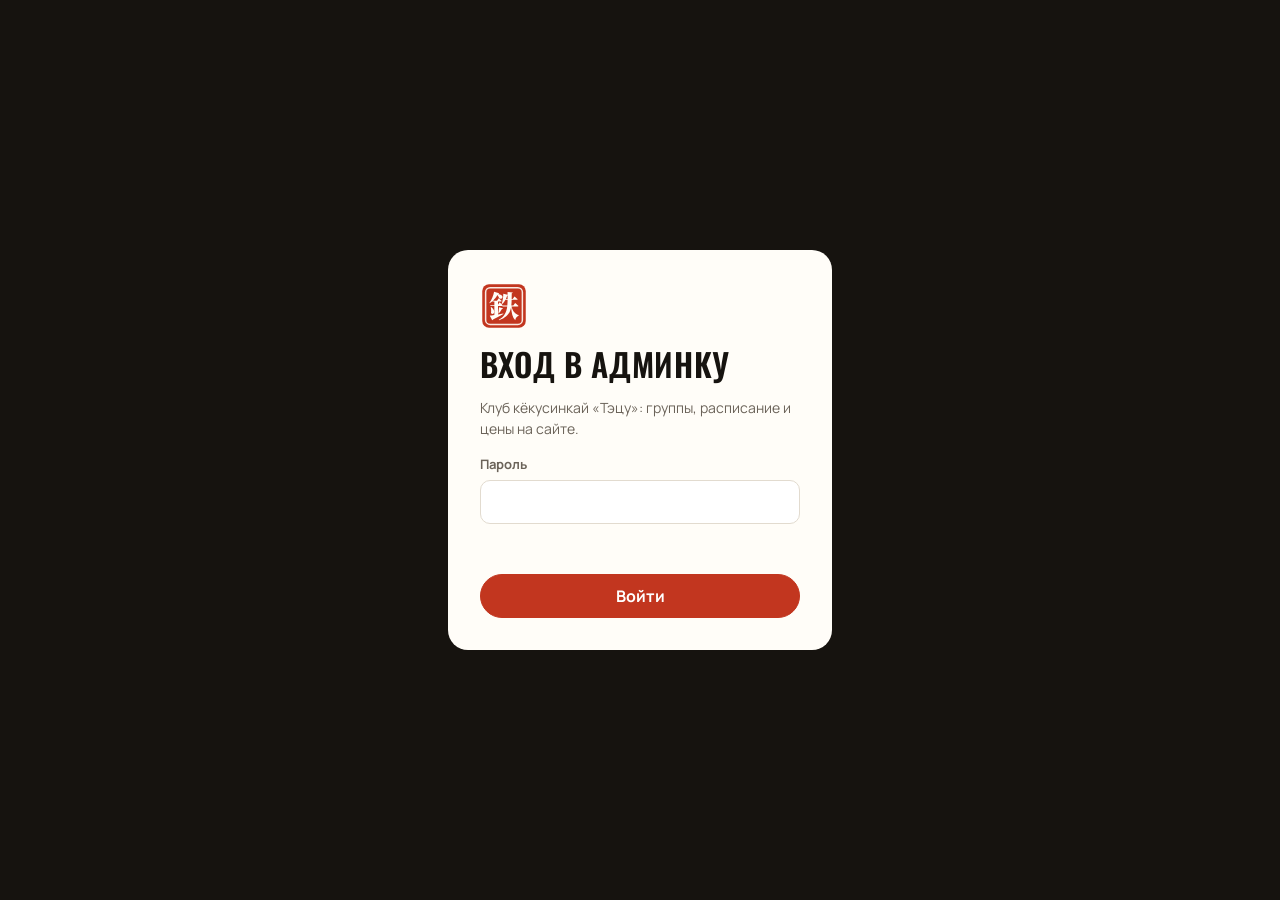
<file: admin.html>
<!DOCTYPE html>
<html lang="ru">
<head>
  <meta charset="utf-8">
  <meta name="viewport" content="width=device-width, initial-scale=1">
  <meta name="robots" content="noindex, nofollow">
  <title>Админка — клуб «Тэцу»</title>
  <meta name="theme-color" content="#16130f">
  <link rel="preconnect" href="https://fonts.googleapis.com">
  <link rel="preconnect" href="https://fonts.gstatic.com" crossorigin>
  <link href="https://fonts.googleapis.com/css2?family=Oswald:wght@500;600&family=Manrope:wght@400;500;600;700&display=swap" rel="stylesheet">
  <link rel="stylesheet" href="css/admin.css">
</head>
<body>
  <svg width="0" height="0" style="position: absolute" aria-hidden="true">
    <symbol id="i-x" viewBox="0 0 24 24"><path d="M6 6l12 12M18 6L6 18" fill="none" stroke="currentColor" stroke-width="2.4" stroke-linecap="round"/></symbol>
    <symbol id="i-plus" viewBox="0 0 24 24"><path d="M12 5v14M5 12h14" fill="none" stroke="currentColor" stroke-width="2.4" stroke-linecap="round"/></symbol>
    <symbol id="i-seal" viewBox="0 0 64 64"><rect x="3" y="3" width="58" height="58" rx="9" fill="#c2361f"/><rect x="7.5" y="7.5" width="49" height="49" rx="6" fill="none" stroke="#fffdf8" stroke-width="2" opacity=".9"/><path transform="translate(12 12) scale(0.04)" d="M334 538C328 608 318 691 310 743L325 750C362 709 400 652 430 599C451 599 464 591 468 578ZM71 535 59 538C70 595 76 671 65 736C139 829 260 668 71 535ZM27 825 106 973C118 970 128 961 134 947C301 868 409 809 479 764L477 754L300 784V499H429C436 499 442 498 446 495L451 513H608C584 701 516 844 326 962L335 976C605 878 701 736 736 538C751 732 786 878 875 978C882 911 925 858 990 818L992 803C881 758 789 684 752 513H957C972 513 982 508 985 497C943 458 872 401 872 401L810 485H744C751 426 754 363 755 295H932C946 295 957 290 960 279C919 241 850 185 850 185L789 267H756L758 79C781 75 792 66 795 50L619 34V124L477 90C475 212 453 341 420 433L433 440C480 403 519 354 550 295H620C619 363 617 426 611 485H454L456 483C419 442 351 379 351 379L300 457V350H401C415 350 425 345 428 334C390 295 324 238 324 238L266 322H133C194 265 245 198 280 134C309 173 331 215 340 244C431 313 555 139 295 103L296 102C324 101 335 92 338 79L170 24C151 130 88 302 10 402L19 409C53 389 85 365 115 339L118 350H179V471H41L49 499H179V803C114 814 61 821 27 825ZM620 151V267H564C581 232 595 194 607 153Z" fill="#fffdf8"/></symbol>
  </svg>

  <!-- ---------- login ---------- -->
  <main class="login" id="login">
    <form class="login__card" id="login-form" novalidate>
      <svg class="login__mark" aria-hidden="true"><use href="#i-seal"/></svg>
      <h1>Вход в админку</h1>
      <p class="panel__hint">Клуб кёкусинкай «Тэцу»: группы, расписание и цены на сайте.</p>
      <div>
        <label for="password">Пароль</label>
        <input id="password" type="password" autocomplete="current-password" required>
      </div>
      <p class="login__error" id="login-error" role="alert"></p>
      <button class="btn btn--red" type="submit" id="login-btn">Войти</button>
      <p class="demo-note" id="demo-note" hidden>Это демо: подойдёт пароль <b>tetsu</b>. Изменения сохраняются только у вас в браузере, на сайт не попадают.</p>
    </form>
  </main>

  <!-- ---------- editor ---------- -->
  <div id="editor" hidden>
    <header class="top">
      <div class="wrap">
        <div class="top__row">
          <p class="top__title"><svg aria-hidden="true"><use href="#i-seal"/></svg>Админка «Тэцу»</p>
          <a href="./" target="_blank" rel="noopener">Открыть сайт ↗</a>
        </div>
        <div class="tabs" role="tablist" aria-label="Разделы">
          <button class="tab" role="tab" type="button" id="tab-groups" aria-controls="panel-groups" aria-selected="true">Группы</button>
          <button class="tab" role="tab" type="button" id="tab-schedule" aria-controls="panel-schedule" aria-selected="false" tabindex="-1">Расписание</button>
          <button class="tab" role="tab" type="button" id="tab-passes" aria-controls="panel-passes" aria-selected="false" tabindex="-1">Абонементы</button>
          <button class="tab" role="tab" type="button" id="tab-coaches" aria-controls="panel-coaches" aria-selected="false" tabindex="-1">Тренеры</button>
          <button class="tab" role="tab" type="button" id="tab-settings" aria-controls="panel-settings" aria-selected="false" tabindex="-1">Контакты</button>
        </div>
      </div>
    </header>

    <section class="wrap panel" id="panel-groups" role="tabpanel" aria-labelledby="tab-groups">
      <div class="panel__head">
        <p class="panel__hint">Группы показываются на сайте по возрасту. Оставьте «Возраст до» пустым, если верхней границы нет.</p>
        <button class="btn" type="button" id="add-group"><svg aria-hidden="true"><use href="#i-plus"/></svg>Добавить группу</button>
      </div>
      <div id="groups" style="display: grid; gap: 0.75rem"></div>
    </section>

    <section class="wrap panel" id="panel-schedule" role="tabpanel" aria-labelledby="tab-schedule" hidden>
      <p class="panel__hint">Одна строка — одна тренировка: группа и время начала. Конец посчитается сам по длительности группы.</p>
      <div class="week" id="week"></div>
    </section>

    <section class="wrap panel" id="panel-passes" role="tabpanel" aria-labelledby="tab-passes" hidden>
      <div class="panel__head">
        <p class="panel__hint">Карточки в разделе «Цены». В цене можно писать текстом: «от 3200», «600», «бесплатно». Цены групп правятся во вкладке «Группы».</p>
        <button class="btn" type="button" id="add-pass"><svg aria-hidden="true"><use href="#i-plus"/></svg>Добавить абонемент</button>
      </div>
      <div id="passes" style="display: grid; gap: 0.75rem"></div>
    </section>

    <section class="wrap panel" id="panel-coaches" role="tabpanel" aria-labelledby="tab-coaches" hidden>
      <div class="panel__head">
        <p class="panel__hint">Кружок с буквами на сайте собирается из имени сам.</p>
        <button class="btn" type="button" id="add-coach"><svg aria-hidden="true"><use href="#i-plus"/></svg>Добавить тренера</button>
      </div>
      <div id="coaches" style="display: grid; gap: 0.75rem"></div>
    </section>

    <section class="wrap panel" id="panel-settings" role="tabpanel" aria-labelledby="tab-settings" hidden>
      <div class="fields">
        <div><label for="s-discount">Скидка второму ребёнку, %</label><input id="s-discount" inputmode="numeric" data-setting="discount"></div>
        <div><label for="s-phone">Телефон</label><input id="s-phone" type="tel" data-setting="phone"></div>
        <div><label for="s-hours">Часы работы</label><input id="s-hours" data-setting="hours"></div>
        <div class="wide"><label for="s-address">Адрес</label><input id="s-address" data-setting="address"></div>
      </div>
    </section>

    <div class="savebar">
      <div class="wrap savebar__row">
        <p class="status" id="status" role="status">Все изменения сохранены</p>
        <div style="display: flex; gap: 0.5rem">
          <button class="btn btn--ghost" type="button" id="logout">Выйти</button>
          <button class="btn btn--red" type="button" id="save"><span>Сохранить<span class="save-long"> на сайт</span></span></button>
        </div>
      </div>
    </div>
  </div>

  <script src="js/admin.js"></script>
</body>
</html>
</file>
<file: css/style.css>
:root {
  --c-paper: #f4f0e8;
  --c-surface: #fffdf8;
  --c-ink: #16130f;
  --c-muted: #6b6359;
  --c-line: #e2dbcf;
  --c-red: #c2361f;
  --c-red-ink: #fffdf8;
  --c-night: #16130f;
  --c-night-2: #221d18;
  --c-night-ink: #f4f0e8;
  --c-night-muted: #b3a999;
  --c-ok: #2f7a45;
  --c-error: #b42318;

  /* group colours: distinct in lightness too, not only hue */
  --g-kids: #e8a33d;
  --g-junior: #3d7fd8;
  --g-teen: #2f8f5b;
  --g-adult: #c2361f;

  --f-display: "Oswald", "Arial Narrow", system-ui, sans-serif;
  --f-body: "Manrope", "Segoe UI", Roboto, system-ui, sans-serif;

  --fs-xs: 0.8125rem;
  --fs-s: 0.9375rem;
  --fs-m: 1.0625rem;
  --fs-l: 1.375rem;
  --fs-xl: clamp(2rem, 1.3rem + 2.6vw, 3rem);
  --fs-xxl: clamp(3rem, 1.6rem + 6vw, 6.25rem);

  --space-2: 0.5rem;
  --space-3: 0.75rem;
  --space-4: 1rem;
  --space-6: 1.5rem;
  --space-8: 2rem;
  --space-12: 3rem;
  --space-16: 4rem;
  --space-24: 6rem;

  --radius-s: 8px;
  --radius-l: 18px;
  --container: 74rem;
  --gutter: clamp(1rem, 4vw, 2.5rem);
  --shadow: 0 1px 0 var(--c-line), 0 24px 48px -32px rgba(22, 19, 15, 0.4);
  color-scheme: light;
}

*, *::before, *::after { box-sizing: border-box; }
html { scroll-behavior: smooth; scroll-padding-top: 5rem; }
body {
  margin: 0;
  font-family: var(--f-body);
  font-size: var(--fs-m);
  line-height: 1.55;
  color: var(--c-ink);
  background: var(--c-paper);
  -webkit-font-smoothing: antialiased;
}
img, svg { display: block; max-width: 100%; }
a { color: inherit; }
button, input, select, textarea { font: inherit; color: inherit; }
:focus-visible { outline: 3px solid var(--c-red); outline-offset: 3px; border-radius: 4px; }

.container { width: min(100% - 2 * var(--gutter), var(--container)); margin-inline: auto; }
.visually-hidden {
  position: absolute; width: 1px; height: 1px; padding: 0; margin: -1px;
  overflow: hidden; clip: rect(0 0 0 0); white-space: nowrap; border: 0;
}
.skip { position: absolute; left: -999px; top: 0; }
.skip:focus { left: var(--space-4); top: var(--space-4); z-index: 100; background: var(--c-surface); padding: var(--space-2) var(--space-4); }

h1, h2, h3 { font-family: var(--f-display); font-weight: 600; line-height: 1.05; margin: 0; letter-spacing: 0.01em; text-transform: uppercase; }
h2 { font-size: var(--fs-xl); }
h3 { font-size: var(--fs-l); }
p { margin: 0; }

.eyebrow {
  display: inline-flex; align-items: center; gap: var(--space-2);
  font-size: var(--fs-xs); font-weight: 700; letter-spacing: 0.16em; text-transform: uppercase; color: var(--c-red);
}
.eyebrow::before { content: ""; width: 1.5rem; height: 2px; background: currentColor; }

.section { padding-block: var(--space-24); }
.section__head { display: grid; gap: var(--space-4); max-width: 44rem; margin-bottom: var(--space-12); }
.section--flush { padding-top: 0; }
.section__head--flush { margin-bottom: 0; }
.section__lead { color: var(--c-muted); font-size: var(--fs-m); }

.btn {
  display: inline-flex; align-items: center; justify-content: center; gap: var(--space-2);
  min-height: 3rem; padding: 0 var(--space-6);
  border: 2px solid transparent; border-radius: 999px;
  font-weight: 700; text-decoration: none; cursor: pointer;
  transition: background-color 0.2s, color 0.2s, border-color 0.2s, transform 0.2s;
}
.btn:active { transform: translateY(1px); }
.btn--red { background: var(--c-red); color: var(--c-red-ink); }
.btn--red:hover { background: #a82c18; }
.btn--ghost { border-color: currentColor; background: transparent; }
.btn--ink { color: var(--c-ink); }
.btn--ghost:hover { background: rgba(244, 240, 232, 0.1); }
.btn[disabled] { opacity: 0.5; cursor: not-allowed; }

.header {
  position: sticky; top: 0; z-index: 20;
  background: color-mix(in srgb, var(--c-night) 92%, transparent);
  backdrop-filter: blur(10px);
  color: var(--c-night-ink);
  border-bottom: 1px solid rgba(244, 240, 232, 0.08);
  transition: box-shadow 0.3s;
}
.header__row { display: flex; align-items: center; justify-content: space-between; gap: var(--space-6); min-height: 4.25rem; }
.logo { display: flex; align-items: center; gap: var(--space-3); text-decoration: none; }
.logo__mark { flex: none; width: 2.25rem; height: 2.25rem; }
.logo__name { font-family: var(--f-display); font-size: 1.375rem; font-weight: 600; letter-spacing: 0.04em; text-transform: uppercase; line-height: 1; }
.logo__name small { display: block; font-family: var(--f-body); font-size: 0.6875rem; letter-spacing: 0.08em; color: var(--c-night-muted); font-weight: 600; margin-top: 3px; }
.nav { display: flex; gap: var(--space-6); font-size: var(--fs-s); font-weight: 600; }
.nav a { position: relative; text-decoration: none; color: var(--c-night-muted); transition: color 0.2s; }
.nav a:hover { color: var(--c-night-ink); }
.header .btn { min-height: 2.75rem; padding-inline: var(--space-4); font-size: var(--fs-s); }
@media (max-width: 860px) { .nav { display: none; } }
.header .btn, .logo__name small { white-space: nowrap; }
@media (max-width: 400px) {
  .logo__name small { display: none; }
  .header .btn { padding-inline: var(--space-3); }
}

.hero {
  position: relative; overflow: hidden;
  background: var(--c-night); color: var(--c-night-ink);
  padding-block: clamp(3.5rem, 8vw, 7rem) clamp(4rem, 9vw, 8rem);
}
.hero__grid { display: grid; grid-template-columns: minmax(0, 7fr) minmax(0, 5fr); gap: var(--space-12); align-items: center; }
@media (max-width: 900px) {
  .hero__grid { grid-template-columns: 1fr; }
  .enso { max-width: 12rem; }
}
.hero__title { font-size: var(--fs-xxl); font-weight: 700; line-height: 0.95; }
.hero__title em { font-style: normal; color: var(--c-red); }
.hero__lead { margin-top: var(--space-6); max-width: 34rem; font-size: var(--fs-l); line-height: 1.45; color: var(--c-night-muted); }
.hero__actions { display: flex; flex-wrap: wrap; gap: var(--space-3); margin-top: var(--space-8); }
.hero__facts { display: flex; flex-wrap: wrap; gap: var(--space-8); margin-top: var(--space-12); padding: 0; list-style: none; }
.hero__facts li { display: grid; gap: 2px; }
.hero__facts strong { font-family: var(--f-display); font-size: 1.75rem; font-weight: 600; line-height: 1; }
.hero__facts span { font-size: var(--fs-s); color: var(--c-night-muted); }

.enso { position: relative; aspect-ratio: 1; max-width: 30rem; width: 100%; justify-self: center; }
.enso svg { width: 100%; height: 100%; overflow: visible; }
.enso__ring { transform-origin: 200px 200px; transform: rotate(var(--spin, 0deg)); }
.enso__reveal { stroke-dasharray: 1; stroke-dashoffset: 1; animation: brush 1.5s cubic-bezier(.55,.05,.35,1) 0.25s forwards; }
.enso__kanji path { fill: var(--c-night-ink); }
.enso__kanji { opacity: 0; transform-origin: 200px 200px; animation: stamp 0.7s cubic-bezier(.2,.8,.2,1) 1.35s forwards; }
@keyframes brush { to { stroke-dashoffset: 0; } }
/* when the script draws the ring, it moves the brush and the mask itself */
.enso__brush { opacity: 0; pointer-events: none; }
.enso.is-brushing .enso__reveal { animation: none; }
.enso.is-brushing .enso__kanji { animation-delay: 2.05s; }
.enso__brush-body { filter: drop-shadow(4px 6px 5px rgba(0, 0, 0, 0.45)); }
@keyframes stamp {
  from { opacity: 0; transform: scale(1.18); filter: blur(6px); }
  to { opacity: 1; transform: scale(1); filter: blur(0); }
}
.hero__copy > * { opacity: 0; transform: translateY(18px); animation: rise 0.7s cubic-bezier(.2,.8,.2,1) forwards; animation-delay: calc(0.1s + var(--i, 0) * 0.09s); }
@keyframes rise { to { opacity: 1; transform: none; } }

.ribbon { overflow: hidden; background: var(--c-red); color: var(--c-red-ink); border-block: 1px solid rgba(0,0,0,0.15); }
.ribbon__track { display: flex; width: max-content; animation: ribbon 32s linear infinite; }
.ribbon__set { display: flex; align-items: center; gap: var(--space-8); padding: var(--space-4) var(--space-4) var(--space-4) 0; margin: 0; list-style: none; }
.ribbon__set li { font-family: var(--f-display); font-size: clamp(1.25rem, 1rem + 1vw, 1.75rem); font-weight: 600; text-transform: uppercase; letter-spacing: 0.06em; white-space: nowrap; display: flex; align-items: center; gap: var(--space-8); }
.ribbon__set li::after { content: ""; width: 0.55rem; height: 0.55rem; background: currentColor; transform: rotate(45deg); opacity: 0.7; }
@keyframes ribbon { to { transform: translateX(-50%); } }

.js [data-reveal] { opacity: 0; transform: translateY(28px); transition: opacity 0.7s cubic-bezier(.2,.8,.2,1), transform 0.7s cubic-bezier(.2,.8,.2,1); transition-delay: calc(var(--i, 0) * 70ms); }
.js [data-reveal].is-in { opacity: 1; transform: none; }
.section__head h2 { position: relative; padding-bottom: 0.35em; }
.section__head h2::after {
  content: ""; position: absolute; left: 0; bottom: 0; width: 4.5rem; height: 0.32rem; border-radius: 3px;
  background: var(--c-red); transform-origin: left; transform: scaleX(1);
  clip-path: polygon(0 30%, 100% 0, 96% 100%, 2% 85%);
}
.js .section__head[data-reveal] h2::after { transform: scaleX(0); transition: transform 0.6s cubic-bezier(.2,.8,.2,1) 0.35s; }
.js .section__head[data-reveal].is-in h2::after { transform: scaleX(1); }

.group, .coach, .price { transition: transform 0.25s, box-shadow 0.25s; }
.group:hover, .coach:hover, .price:hover { transform: translateY(-4px); box-shadow: 0 1px 0 var(--c-line), 0 30px 50px -30px rgba(22, 19, 15, 0.55); }
.header.is-scrolled { box-shadow: 0 10px 30px -12px rgba(0,0,0,0.5); }
.nav a::after { content: ""; position: absolute; left: 0; right: 0; bottom: -0.4rem; height: 2px; background: var(--c-red); transform: scaleX(0); transition: transform 0.25s; }
.nav a:hover::after, .nav a.is-active::after { transform: scaleX(1); }
.nav a.is-active { color: var(--c-night-ink); }

.picker {
  display: grid; grid-template-columns: minmax(0, 5fr) minmax(0, 7fr); gap: var(--space-8);
  background: var(--c-surface); border-radius: var(--radius-l); box-shadow: var(--shadow);
  padding: clamp(1.5rem, 4vw, 3rem);
}
@media (max-width: 860px) { .picker { grid-template-columns: 1fr; } }
.picker__age { display: grid; gap: var(--space-4); align-content: start; }
.picker__label { font-weight: 700; }
.picker__value { font-family: var(--f-display); font-size: clamp(4rem, 3rem + 4vw, 6rem); line-height: 1; font-weight: 700; }
.picker__value small { font-size: 0.35em; font-weight: 500; color: var(--c-muted); margin-left: 0.25em; text-transform: none; }
.range { width: 100%; accent-color: var(--c-red); height: 2.75rem; cursor: pointer; }
.range-scale { display: flex; justify-content: space-between; font-size: var(--fs-xs); color: var(--c-muted); }
.picker__note { font-size: var(--fs-s); color: var(--c-muted); }

.match { display: grid; gap: var(--space-4); align-content: start; border-left: 4px solid var(--match, var(--c-red)); padding-left: clamp(1rem, 3vw, 2rem); }
@media (max-width: 860px) { .match { border-left: 0; border-top: 4px solid var(--match, var(--c-red)); padding-left: 0; padding-top: var(--space-6); } }
.match__group { font-family: var(--f-display); font-size: var(--fs-xl); font-weight: 600; text-transform: uppercase; line-height: 1; }
.match__ages { color: var(--c-muted); font-weight: 600; }
.match__text { max-width: 36rem; }
.match__meta { display: flex; flex-wrap: wrap; gap: var(--space-2); padding: 0; margin: 0; list-style: none; }
.match__meta li { padding: var(--space-2) var(--space-3); border-radius: 999px; background: var(--c-paper); font-size: var(--fs-s); font-weight: 600; }
.match__actions { display: flex; flex-wrap: wrap; gap: var(--space-3); margin-top: var(--space-2); }
.match .btn--ghost { color: var(--c-ink); }
.match .btn--ghost:hover { background: var(--c-paper); }

.groups { display: grid; grid-template-columns: repeat(4, minmax(0, 1fr)); gap: var(--space-4); padding: 0; margin: 0; list-style: none; }
@media (max-width: 1000px) { .groups { grid-template-columns: repeat(2, minmax(0, 1fr)); } }
@media (max-width: 560px) { .groups { grid-template-columns: 1fr; } }
.group {
  position: relative; display: grid; gap: var(--space-3); align-content: start;
  padding: var(--space-6); padding-top: calc(var(--space-6) + 6px);
  background: var(--c-surface); border-radius: var(--radius-l); box-shadow: var(--shadow); overflow: hidden;
}
.group::before { content: ""; position: absolute; inset: 0 0 auto 0; height: 6px; background: var(--g); }
.group__ages { font-family: var(--f-display); font-size: 2.5rem; font-weight: 700; line-height: 1; }
.group__ages small { font-size: 0.45em; font-weight: 500; color: var(--c-muted); }
.group__text { color: var(--c-muted); font-size: var(--fs-s); }
.group__when { font-size: var(--fs-s); font-weight: 600; }
.group__price { margin-top: auto; padding-top: var(--space-3); border-top: 1px solid var(--c-line); font-weight: 700; }
.group__price span { font-weight: 500; color: var(--c-muted); font-size: var(--fs-s); }

.gym { display: grid; grid-template-columns: minmax(0, 4fr) minmax(0, 8fr); gap: var(--space-8); align-items: start; }
@media (max-width: 900px) { .gym { grid-template-columns: 1fr; } }
.clip { position: relative; aspect-ratio: 9 / 16; max-height: 44rem; border-radius: var(--radius-l); overflow: hidden; background: var(--c-night); box-shadow: var(--shadow); }
@media (max-width: 900px) { .clip { max-width: 22rem; } }
.clip video { width: 100%; height: 100%; object-fit: cover; display: block; }
.clip__shade { position: absolute; inset: auto 0 0 0; height: 45%; background: linear-gradient(transparent, rgba(22, 19, 15, 0.85)); pointer-events: none; }
.clip__caption { position: absolute; left: var(--space-6); right: var(--space-6); bottom: var(--space-6); color: var(--c-night-ink); display: grid; gap: var(--space-2); }
.clip__caption strong { font-family: var(--f-display); font-size: var(--fs-l); text-transform: uppercase; line-height: 1.1; }
.clip__caption span { font-size: var(--fs-s); color: var(--c-night-muted); }
.clip__toggle {
  position: absolute; top: var(--space-4); right: var(--space-4);
  width: 2.75rem; height: 2.75rem; border-radius: 50%; border: 0; cursor: pointer;
  display: grid; place-items: center; background: rgba(22, 19, 15, 0.6); color: var(--c-night-ink);
  backdrop-filter: blur(6px); transition: background-color 0.2s;
}
.clip__toggle:hover { background: var(--c-red); }
.clip__toggle svg { width: 1.1rem; height: 1.1rem; }

.gallery { display: grid; grid-template-columns: repeat(2, minmax(0, 1fr)); gap: var(--space-3); margin: 0; padding: 0; list-style: none; }
.gallery li:first-child { grid-column: 1 / -1; }
.gallery button {
  display: block; width: 100%; padding: 0; border: 0; border-radius: var(--radius-l); overflow: hidden;
  cursor: zoom-in; background: var(--c-line); aspect-ratio: 3 / 2;
}
.gallery li:first-child button { aspect-ratio: 16 / 8; }
.gallery img { width: 100%; height: 100%; object-fit: cover; transition: transform 0.5s cubic-bezier(.2,.8,.2,1); }
.gallery button:hover img { transform: scale(1.05); }
.gym__side { display: grid; gap: var(--space-8); }

.lightbox { width: 100vw; height: 100dvh; max-width: none; max-height: none; margin: 0; padding: 0; border: 0; background: rgba(12, 10, 8, 0.94); color: var(--c-night-ink); }
.lightbox::backdrop { background: rgba(12, 10, 8, 0.6); }
.lightbox[open] { display: grid; grid-template-rows: auto minmax(0, 1fr) auto; }
.lightbox__bar { display: flex; justify-content: space-between; align-items: center; padding: var(--space-4) var(--gutter); font-size: var(--fs-s); color: var(--c-night-muted); }
.lightbox__stage { position: relative; display: grid; place-items: center; min-height: 0; padding: 0 clamp(0.5rem, 6vw, 5rem); touch-action: pan-y; }
.lightbox__stage img { max-width: 100%; max-height: calc(100dvh - 9.5rem); object-fit: contain; border-radius: var(--radius-s); user-select: none; -webkit-user-drag: none; }
.lightbox__caption { padding: var(--space-4) var(--gutter) var(--space-6); text-align: center; color: var(--c-night-muted); }
.icon-btn {
  width: 3rem; height: 3rem; border-radius: 50%; border: 1px solid rgba(244, 240, 232, 0.2); background: rgba(22, 19, 15, 0.6);
  color: var(--c-night-ink); display: grid; place-items: center; cursor: pointer; transition: background-color 0.2s;
}
.icon-btn:hover { background: var(--c-red); border-color: var(--c-red); }
.icon-btn svg { width: 1.25rem; height: 1.25rem; }
.lightbox__prev, .lightbox__next { position: absolute; top: 50%; translate: 0 -50%; }
.lightbox__prev { left: var(--space-4); }
.lightbox__next { right: var(--space-4); }
@media (max-width: 600px) { .lightbox__prev, .lightbox__next { display: none; } }

.belts-section { background: var(--c-night); color: var(--c-night-ink); }
.belts-section .section__lead { color: var(--c-night-muted); }
.belts { display: grid; grid-template-columns: minmax(0, 6fr) minmax(0, 5fr); gap: var(--space-12); align-items: start; }
@media (max-width: 900px) { .belts { grid-template-columns: 1fr; } }
.belt-list { display: grid; gap: var(--space-2); padding: 0; margin: 0; list-style: none; }
.belt-btn {
  width: 100%; display: grid; grid-template-columns: 7.5rem minmax(0, 1fr) auto; align-items: center; gap: var(--space-4);
  min-height: 3.5rem; padding: var(--space-2) var(--space-4);
  background: transparent; border: 1px solid rgba(244, 240, 232, 0.12); border-radius: var(--radius-s);
  color: var(--c-night-ink); text-align: left; cursor: pointer;
  transition: background-color 0.2s, border-color 0.2s;
}
.belt-btn:hover { background: var(--c-night-2); }
.belt-btn[aria-pressed="true"] { background: var(--c-night-2); border-color: var(--c-night-ink); }
.belt-btn__name { font-weight: 700; }
.belt-btn__kyu { font-size: var(--fs-s); color: var(--c-night-muted); white-space: nowrap; }
.belt {
  position: relative; height: 1.25rem; border-radius: 3px; background: var(--belt);
  box-shadow: inset 0 -3px 0 rgba(0,0,0,0.18);
}
.belt::after { /* the knot */
  content: ""; position: absolute; left: 50%; top: -0.2rem; width: 1rem; height: 1.65rem; translate: -50% 0;
  background: var(--belt); border-radius: 3px; box-shadow: inset 0 0 0 2px rgba(0,0,0,0.15);
}
.belt--white { --belt: #f4f0e8; }
.belt__stripes { position: absolute; right: 0.6rem; top: 0; bottom: 0; display: flex; gap: 3px; }
.belt__stripes i { width: 4px; background: #d9b44a; }

.belt-card { position: sticky; top: 6rem; display: grid; gap: var(--space-4); padding: var(--space-8); background: var(--c-night-2); border-radius: var(--radius-l); }
.belt-card .belt { height: 2rem; }
.belt-card .belt::after { width: 1.6rem; height: 2.6rem; top: -0.3rem; }
.belt-card__title { font-size: var(--fs-l); }
.belt-card__kyu { color: var(--c-night-muted); font-weight: 600; }
.belt-card__list { display: grid; gap: var(--space-2); margin: 0; padding-left: 1.2rem; color: var(--c-night-muted); }
.belt-card__list li::marker { color: var(--c-red); }
.belt-card__note { font-size: var(--fs-s); color: var(--c-night-muted); border-top: 1px solid rgba(244, 240, 232, 0.12); padding-top: var(--space-4); }

.dict { display: grid; grid-template-columns: repeat(4, minmax(0, 1fr)); gap: var(--space-3); margin: 0; padding: 0; list-style: none; }
@media (max-width: 1000px) { .dict { grid-template-columns: repeat(2, minmax(0, 1fr)); } }
.flip { width: 100%; aspect-ratio: 4 / 3; padding: 0; border: 0; background: none; cursor: pointer; perspective: 900px; text-align: left; }
.flip__inner { position: relative; display: block; width: 100%; height: 100%; transition: transform 0.6s cubic-bezier(.2,.8,.2,1); transform-style: preserve-3d; }
.flip[aria-pressed="true"] .flip__inner { transform: rotateY(180deg); }
.flip__face {
  position: absolute; inset: 0; display: grid; align-content: space-between; padding: var(--space-6);
  border-radius: var(--radius-l); backface-visibility: hidden; -webkit-backface-visibility: hidden;
}
.flip__front { background: var(--c-surface); box-shadow: var(--shadow); }
.flip__back { background: var(--c-red); color: var(--c-red-ink); transform: rotateY(180deg); }
.flip__jp { font-family: "Yu Mincho", "Hiragino Mincho ProN", "Noto Serif JP", "Noto Serif CJK JP", serif; font-size: 2rem; line-height: 1; color: var(--c-red); }
.flip__term { font-family: var(--f-display); font-size: var(--fs-l); font-weight: 600; text-transform: uppercase; }
.flip__hint { font-size: var(--fs-xs); color: var(--c-muted); }
.flip__meaning { font-family: var(--f-display); font-size: var(--fs-l); font-weight: 600; text-transform: uppercase; }
.flip__text { font-size: var(--fs-s); line-height: 1.45; }
@media (max-width: 520px) { .flip { aspect-ratio: 1; } .flip__face { padding: var(--space-4); } }

.count { margin-top: var(--space-12); display: grid; gap: var(--space-4); }
.count__head { display: flex; flex-wrap: wrap; justify-content: space-between; align-items: baseline; gap: var(--space-2); }
.count__note { font-size: var(--fs-s); color: var(--c-muted); }
.count__row { display: grid; grid-template-columns: repeat(10, minmax(0, 1fr)); gap: var(--space-2); margin: 0; padding: 0; list-style: none; }
@media (max-width: 760px) { .count__row { grid-template-columns: repeat(5, minmax(0, 1fr)); } }
.count__btn {
  width: 100%; min-height: 5.5rem; display: grid; place-items: center; gap: 2px; padding: var(--space-2);
  border: 1px solid var(--c-line); border-radius: var(--radius-s); background: var(--c-surface); cursor: pointer;
  transition: background-color 0.2s, color 0.2s, transform 0.15s;
}
.count__btn:hover { border-color: var(--c-ink); }
.count__btn.is-on { background: var(--c-ink); color: var(--c-paper); transform: scale(1.06); }
.count__num { font-family: var(--f-display); font-size: 1.75rem; font-weight: 700; line-height: 1; }
.count__word { font-weight: 700; font-size: var(--fs-s); }

.msgr { display: flex; flex-wrap: wrap; gap: var(--space-2); }
.msgr__btn {
  position: relative; display: inline-flex; align-items: center; gap: var(--space-2); min-height: 3rem; padding: 0 var(--space-6) 0 var(--space-4);
  border-radius: 999px; color: #fff; font-weight: 700; text-decoration: none; transition: transform 0.15s, filter 0.2s;
}
.msgr__btn:hover { transform: translateY(-2px); filter: brightness(1.08); }
.msgr__btn svg { width: 1.35rem; height: 1.35rem; flex: none; }
.msgr__btn--tg { background: #2481cc; }
.msgr__btn--vk { background: #0b5ed7; }
.msgr__btn--vk svg { width: 1.6rem; height: 1.6rem; }

.header__actions { display: flex; align-items: center; gap: var(--space-2); }
@media (max-width: 480px) { .hide-sm { display: none; } }
@media (max-width: 350px) { .logo__name { display: none; } }
.msgr__btn--icon { position: relative; flex: none; width: 2.75rem; min-height: 2.75rem; padding: 0; justify-content: center; }
.msgr__btn--icon svg { width: 1.25rem; height: 1.25rem; }
.msgr__btn--vk.msgr__btn--icon svg { width: 1.5rem; height: 1.5rem; }
.header .msgr__btn--icon:hover { transform: none; }
@media (max-width: 400px) {
  .header__actions { gap: 6px; }
  .msgr__btn--icon { width: 2.5rem; min-height: 2.5rem; }
}

/* press feedback for every messenger button: sinks in, then a ring spreads out */
.msgr__btn:active { transform: scale(0.9); }
.msgr__btn::after {
  content: ""; position: absolute; inset: 0; border-radius: inherit; pointer-events: none;
  box-shadow: 0 0 0 0 currentColor; opacity: 0;
}
.msgr__btn--tg::after { color: #2481cc; }
.msgr__btn--vk::after { color: #0b5ed7; }
.msgr__btn.is-pressed::after { animation: ring 0.6s ease-out; }
@keyframes ring {
  from { opacity: 0.9; box-shadow: 0 0 0 0 currentColor; }
  to { opacity: 0; box-shadow: 0 0 0 14px currentColor; }
}

.filters { display: flex; flex-wrap: wrap; gap: var(--space-2); margin-bottom: var(--space-6); }
.chip {
  display: inline-flex; align-items: center; gap: var(--space-2);
  min-height: 2.75rem; padding: 0 var(--space-4);
  border: 1px solid var(--c-line); border-radius: 999px; background: var(--c-surface);
  font-weight: 600; font-size: var(--fs-s); cursor: pointer; transition: background-color 0.2s, border-color 0.2s;
}
.chip:hover { border-color: var(--c-ink); }
.chip[aria-pressed="true"] { background: var(--c-ink); border-color: var(--c-ink); color: var(--c-paper); }
.chip__dot { width: 0.7rem; height: 0.7rem; border-radius: 50%; background: var(--g); }

.week { display: grid; grid-template-columns: repeat(6, minmax(0, 1fr)); gap: var(--space-3); }
@media (max-width: 900px) { .week { grid-template-columns: repeat(3, minmax(0, 1fr)); } }
@media (max-width: 520px) { .week { grid-template-columns: 1fr; } }
.day { display: grid; gap: var(--space-2); align-content: start; padding: var(--space-4); background: var(--c-surface); border-radius: var(--radius-l); min-height: 10rem; border: 2px solid transparent; }
.day--today { border-color: var(--c-ink); }
.day__name { display: flex; flex-wrap: wrap; justify-content: space-between; align-items: baseline; gap: 0 var(--space-2); font-family: var(--f-display); font-size: 1.125rem; font-weight: 600; text-transform: uppercase; }
.day__name small { font-family: var(--f-body); font-size: var(--fs-xs); font-weight: 700; text-transform: none; color: var(--c-red); }
.day__empty { color: var(--c-muted); font-size: var(--fs-s); }
.session { padding: var(--space-2) var(--space-3); border-left: 4px solid var(--g); background: var(--c-paper); border-radius: 0 var(--radius-s) var(--radius-s) 0; }
.session__time { font-weight: 700; font-variant-numeric: tabular-nums; }
.session__group { font-size: var(--fs-s); color: var(--c-muted); }

.coaches { display: grid; grid-template-columns: repeat(2, minmax(0, 1fr)); gap: var(--space-4); }
@media (max-width: 760px) { .coaches { grid-template-columns: 1fr; } }
.coach { display: grid; grid-template-columns: auto minmax(0, 1fr); gap: var(--space-6); padding: var(--space-8); background: var(--c-surface); border-radius: var(--radius-l); box-shadow: var(--shadow); }
@media (max-width: 480px) { .coach { grid-template-columns: 1fr; } }
.coach__avatar {
  width: 5.5rem; height: 5.5rem; border-radius: 50%; display: grid; place-items: center;
  background: var(--c-night); color: var(--c-night-ink);
  font-family: var(--f-display); font-size: 2rem; font-weight: 600;
  box-shadow: inset 0 -6px 0 var(--c-red);
}
.coach__body { display: grid; gap: var(--space-2); }
.coach__rank { color: var(--c-red); font-weight: 700; font-size: var(--fs-s); }
.coach__text { color: var(--c-muted); }

.prices { display: grid; grid-template-columns: repeat(3, minmax(0, 1fr)); gap: var(--space-4); padding: 0; margin: 0; list-style: none; }
@media (max-width: 900px) { .prices { grid-template-columns: 1fr; } }
.price { display: grid; gap: var(--space-3); align-content: start; padding: var(--space-8); background: var(--c-surface); border-radius: var(--radius-l); box-shadow: var(--shadow); }
.price--main { background: var(--c-night); color: var(--c-night-ink); }
.price--main .price__note { color: var(--c-night-muted); }
.price__sum { font-family: var(--f-display); font-size: 2.75rem; font-weight: 700; line-height: 1; }
.price__sum span { font-size: 0.45em; font-weight: 500; }
.price__note { color: var(--c-muted); font-size: var(--fs-s); }
.prices-foot { margin-top: var(--space-6); color: var(--c-muted); font-size: var(--fs-s); }

.faq { display: grid; gap: var(--space-2); max-width: 52rem; }
.faq details { background: var(--c-surface); border-radius: var(--radius-s); }
.faq summary {
  display: flex; justify-content: space-between; gap: var(--space-4); align-items: center;
  padding: var(--space-4) var(--space-6); min-height: 3.5rem; cursor: pointer; font-weight: 700; list-style: none;
}
.faq summary::-webkit-details-marker { display: none; }
.faq summary::after { content: "+"; font-family: var(--f-display); font-size: 1.75rem; line-height: 1; color: var(--c-red); transition: transform 0.2s; }
.faq details[open] summary::after { transform: rotate(45deg); }
.faq details p { padding: 0 var(--space-6) var(--space-6); color: var(--c-muted); max-width: 44rem; }

.trial-section { background: var(--c-night); color: var(--c-night-ink); }
.trial-section .section__lead { color: var(--c-night-muted); }
.trial { display: grid; grid-template-columns: minmax(0, 5fr) minmax(0, 7fr); gap: var(--space-12); }
@media (max-width: 900px) { .trial { grid-template-columns: 1fr; } }
.trial__info { display: grid; gap: var(--space-6); align-content: start; }
.trial__steps { display: grid; gap: var(--space-4); margin: 0; padding: 0; list-style: none; counter-reset: step; }
.trial__steps li { display: grid; grid-template-columns: 2.5rem minmax(0, 1fr); gap: var(--space-3); align-items: start; color: var(--c-night-muted); }
.trial__steps li::before {
  counter-increment: step; content: counter(step);
  display: grid; place-items: center; width: 2.5rem; height: 2.5rem; border-radius: 50%;
  border: 2px solid var(--c-red); color: var(--c-night-ink); font-family: var(--f-display); font-weight: 600;
}
.trial__steps strong { display: block; color: var(--c-night-ink); }
.contacts { display: grid; gap: var(--space-2); font-size: var(--fs-s); color: var(--c-night-muted); }
.trial__msgr { display: grid; gap: var(--space-3); }
.contacts a { color: var(--c-night-ink); font-weight: 700; text-decoration: none; }

.form { display: grid; gap: var(--space-6); padding: clamp(1.5rem, 4vw, 2.5rem); background: var(--c-surface); color: var(--c-ink); border-radius: var(--radius-l); }
.form__row { display: grid; grid-template-columns: repeat(2, minmax(0, 1fr)); gap: var(--space-4); }
@media (max-width: 560px) { .form__row { grid-template-columns: 1fr; } }
.field { display: grid; gap: var(--space-2); }
.field label, .field legend { font-weight: 700; font-size: var(--fs-s); padding: 0; }
.field fieldset { border: 0; margin: 0; padding: 0; min-width: 0; }
.field input, .field select {
  width: 100%; min-height: 3rem; padding: 0 var(--space-4);
  border: 1px solid var(--c-line); border-radius: var(--radius-s); background: var(--c-paper);
}
.field input:focus, .field select:focus { outline: none; border-color: var(--c-ink); box-shadow: 0 0 0 3px rgba(194, 54, 31, 0.25); }
.field input[aria-invalid="true"] { border-color: var(--c-error); }
.field__error { color: var(--c-error); font-size: var(--fs-xs); font-weight: 600; min-height: 1em; }
.field__hint { color: var(--c-muted); font-size: var(--fs-xs); }

.slots { display: flex; flex-wrap: wrap; gap: var(--space-2); }
.slot { position: relative; }
.slot input { position: absolute; opacity: 0; inset: 0; }
.slot span {
  display: grid; gap: 1px; min-height: 3.25rem; padding: var(--space-2) var(--space-4);
  border: 1px solid var(--c-line); border-radius: var(--radius-s); background: var(--c-paper); cursor: pointer;
  font-size: var(--fs-s); line-height: 1.25; transition: border-color 0.2s, background-color 0.2s;
}
.slot span strong { font-variant-numeric: tabular-nums; }
.slot input:checked + span { background: var(--c-ink); color: var(--c-paper); border-color: var(--c-ink); }
.slot input:focus-visible + span { outline: 3px solid var(--c-red); outline-offset: 2px; }
.slot:hover span { border-color: var(--c-ink); }

.consent { display: flex; gap: var(--space-3); align-items: flex-start; font-size: var(--fs-xs); color: var(--c-muted); }
.consent input { width: 1.25rem; height: 1.25rem; margin: 0; flex: none; accent-color: var(--c-red); }

.done { display: grid; gap: var(--space-4); justify-items: start; padding: clamp(1.5rem, 4vw, 2.5rem); background: var(--c-surface); color: var(--c-ink); border-radius: var(--radius-l); }
.done__icon { width: 3.5rem; height: 3.5rem; border-radius: 50%; display: grid; place-items: center; background: var(--c-ok); color: #fff; }
.done__text { color: var(--c-muted); }
.done__summary { font-weight: 700; }

.footer { padding-block: var(--space-12); font-size: var(--fs-s); color: var(--c-muted); }
.footer__row { display: flex; flex-wrap: wrap; justify-content: space-between; gap: var(--space-4); }

.toast {
  position: fixed; left: 50%; bottom: 1.5rem; z-index: 60; translate: -50% 0;
  max-width: min(26rem, calc(100vw - 2rem)); padding: var(--space-3) var(--space-6);
  border-radius: var(--radius-s); background: var(--c-ink); color: var(--c-paper);
  font-size: var(--fs-s); box-shadow: 0 16px 40px -12px rgba(22, 19, 15, 0.6);
}

[hidden] { display: none !important; }

@media (prefers-reduced-motion: reduce) {
  html { scroll-behavior: auto; }
  .enso__reveal { animation: none; stroke-dashoffset: 0; }
  .enso__kanji, .hero__copy > * { animation: none; opacity: 1; transform: none; }
  .ribbon__track { animation: none; }
  .js [data-reveal] { opacity: 1; transform: none; }
  * { transition: none !important; }
}
</file>
<file: css/admin.css>
:root {
  --c-paper: #f4f0e8;
  --c-surface: #fffdf8;
  --c-ink: #16130f;
  --c-muted: #6b6359;
  --c-line: #e2dbcf;
  --c-red: #c2361f;
  --c-ok: #2f7a45;
  --c-error: #b42318;
  --g-0: #e8a33d; --g-1: #3d7fd8; --g-2: #2f8f5b; --g-3: #c2361f; --g-4: #7a4fc9; --g-5: #1f8a8a; --g-6: #b8641d;
  --f-display: "Oswald", "Arial Narrow", system-ui, sans-serif;
  --f-body: "Manrope", "Segoe UI", Roboto, system-ui, sans-serif;
  --radius: 14px;
  color-scheme: light;
}
*, *::before, *::after { box-sizing: border-box; }
body { margin: 0; font-family: var(--f-body); font-size: 1rem; line-height: 1.5; color: var(--c-ink); background: var(--c-paper); }
button, input, select, textarea { font: inherit; color: inherit; }
:focus-visible { outline: 3px solid var(--c-red); outline-offset: 2px; border-radius: 4px; }
h1, h2, h3 { margin: 0; font-family: var(--f-display); font-weight: 600; text-transform: uppercase; letter-spacing: 0.02em; line-height: 1.1; }
p { margin: 0; }
[hidden] { display: none !important; }
.wrap { width: min(100% - 2rem, 72rem); margin-inline: auto; }

.btn {
  display: inline-flex; align-items: center; justify-content: center; gap: 0.5rem;
  min-height: 2.75rem; padding: 0 1.25rem; border-radius: 999px; border: 1px solid var(--c-line);
  background: var(--c-surface); font-weight: 700; cursor: pointer; text-decoration: none; transition: background-color 0.2s, border-color 0.2s;
}
.btn:hover { border-color: var(--c-ink); }
.btn--red { background: var(--c-red); border-color: var(--c-red); color: #fff; }
.btn--red:hover { background: #a82c18; border-color: #a82c18; }
.btn--ghost { background: transparent; border-color: transparent; color: var(--c-muted); }
.btn--ghost:hover { color: var(--c-error); border-color: transparent; }
.btn[disabled] { opacity: 0.55; cursor: progress; }
.btn svg { width: 1.1rem; height: 1.1rem; }

label, .label { display: block; font-size: 0.8125rem; font-weight: 700; color: var(--c-muted); margin-bottom: 0.3rem; }
input, select, textarea {
  width: 100%; min-height: 2.75rem; padding: 0.5rem 0.75rem; border: 1px solid var(--c-line); border-radius: 10px; background: #fff;
}
textarea { min-height: 4.5rem; resize: vertical; }
input:focus, select:focus, textarea:focus { outline: none; border-color: var(--c-ink); box-shadow: 0 0 0 3px rgba(194, 54, 31, 0.2); }
[aria-invalid="true"] { border-color: var(--c-error); }

.login { min-height: 100dvh; display: grid; place-items: center; padding: 1rem; background: var(--c-ink); }
.login__card { width: min(100%, 24rem); display: grid; gap: 1rem; padding: 2rem; border-radius: 20px; background: var(--c-surface); }
.login__mark { width: 3rem; height: 3rem; }
.login__error { color: var(--c-error); font-size: 0.875rem; font-weight: 600; min-height: 1.3em; }
.demo-note { padding: 0.6rem 0.8rem; border-radius: 10px; background: var(--c-paper); font-size: 0.8125rem; color: var(--c-muted); }

.top { position: sticky; top: 0; z-index: 10; background: var(--c-ink); color: var(--c-paper); }
.top__row { display: flex; align-items: center; justify-content: space-between; gap: 1rem; min-height: 4rem; }
.top__title { display: flex; align-items: center; gap: 0.75rem; font-family: var(--f-display); font-size: 1.25rem; text-transform: uppercase; }
.top__title svg { width: 2rem; height: 2rem; flex: none; }
.top a { color: var(--c-paper); font-size: 0.875rem; font-weight: 600; }
.tabs { display: flex; gap: 0.25rem; overflow-x: auto; padding-bottom: 0.75rem; }
.tab {
  flex: none; min-height: 2.5rem; padding: 0 1rem; border: 0; border-radius: 999px; background: transparent; color: #b3a999;
  font-weight: 700; cursor: pointer;
}
.tab[aria-selected="true"] { background: var(--c-paper); color: var(--c-ink); }
.panel { padding-block: 1.5rem 7rem; display: grid; gap: 1rem; }
.panel__head { display: flex; flex-wrap: wrap; align-items: end; justify-content: space-between; gap: 0.75rem; }
.panel__hint { color: var(--c-muted); font-size: 0.875rem; max-width: 40rem; }

.card { position: relative; display: grid; gap: 0.75rem; padding: 1.25rem; padding-left: 1.5rem; border-radius: var(--radius); background: var(--c-surface); box-shadow: 0 1px 0 var(--c-line); }
.card::before { content: ""; position: absolute; left: 0; top: 0; bottom: 0; width: 6px; border-radius: var(--radius) 0 0 var(--radius); background: var(--g, var(--c-line)); }
.card__row { display: grid; grid-template-columns: 2fr repeat(4, 1fr); gap: 0.75rem; }
@media (max-width: 720px) { .card__row { grid-template-columns: 1fr 1fr; } .card__row > :first-child { grid-column: 1 / -1; } }
.card__foot { display: flex; justify-content: space-between; align-items: center; gap: 0.5rem; flex-wrap: wrap; }
.card__meta { font-size: 0.8125rem; color: var(--c-muted); }
.card__row--3 { grid-template-columns: 2fr 1fr 2fr; }
@media (max-width: 720px) { .card__row--3 { grid-template-columns: 1fr; } }
.check { display: flex; align-items: center; gap: 0.5rem; font-size: 0.875rem; font-weight: 600; cursor: pointer; }
.check input { width: 1.1rem; height: 1.1rem; min-height: 0; accent-color: var(--c-red); }
.ask { display: inline-flex; align-items: center; gap: 0.5rem; flex-wrap: wrap; font-size: 0.875rem; font-weight: 700; color: var(--c-error); }
.ask .btn { min-height: 2.25rem; padding: 0 0.9rem; }

.week { display: grid; grid-template-columns: repeat(6, minmax(0, 1fr)); gap: 0.5rem; }
@media (max-width: 900px) { .week { grid-template-columns: repeat(2, minmax(0, 1fr)); } }
@media (max-width: 480px) { .week { grid-template-columns: 1fr; } }
.day { display: grid; gap: 0.5rem; align-content: start; padding: 0.75rem; border-radius: var(--radius); background: var(--c-surface); box-shadow: 0 1px 0 var(--c-line); }
.day h3 { font-size: 1.05rem; }
.slot { display: grid; grid-template-columns: minmax(0, 1fr) auto; gap: 0.35rem; align-items: center; padding: 0.4rem; padding-left: 0.6rem; border-radius: 10px; background: var(--c-paper); border-left: 4px solid var(--g, var(--c-line)); }
.slot select:first-child { grid-column: 1 / -1; font-weight: 700; }
.slot select, .slot input { min-height: 2.5rem; padding: 0.25rem 0.4rem; font-size: 0.875rem; }
.icon-btn { width: 2.5rem; height: 2.5rem; display: grid; place-items: center; border: 0; border-radius: 8px; background: transparent; color: var(--c-muted); cursor: pointer; }
.icon-btn:hover { background: #fff; color: var(--c-error); }
.icon-btn svg { width: 1rem; height: 1rem; }
.add { min-height: 2.5rem; border: 1px dashed var(--c-line); border-radius: 10px; background: transparent; color: var(--c-muted); font-weight: 700; cursor: pointer; }
.add:hover { border-color: var(--c-ink); color: var(--c-ink); }

.fields { display: grid; grid-template-columns: repeat(2, minmax(0, 1fr)); gap: 1rem; padding: 1.25rem; border-radius: var(--radius); background: var(--c-surface); box-shadow: 0 1px 0 var(--c-line); }
@media (max-width: 600px) { .fields { grid-template-columns: 1fr; } }
.fields .wide { grid-column: 1 / -1; }

.savebar { position: fixed; left: 0; right: 0; bottom: 0; z-index: 10; background: rgba(255, 253, 248, 0.94); backdrop-filter: blur(8px); border-top: 1px solid var(--c-line); }
.savebar__row { display: flex; align-items: center; justify-content: space-between; gap: 1rem; min-height: 4.5rem; }
.status { font-size: 0.875rem; font-weight: 600; color: var(--c-muted); }
.status--dirty { color: var(--c-red); }
.status--ok { color: var(--c-ok); }
.status--error { color: var(--c-error); }
@media (max-width: 480px) {
  .savebar__row { gap: 0.5rem; }
  .savebar .btn { padding: 0 0.9rem; }
  .status { font-size: 0.8125rem; line-height: 1.3; }
  .save-long { display: none; }
}
</file>
